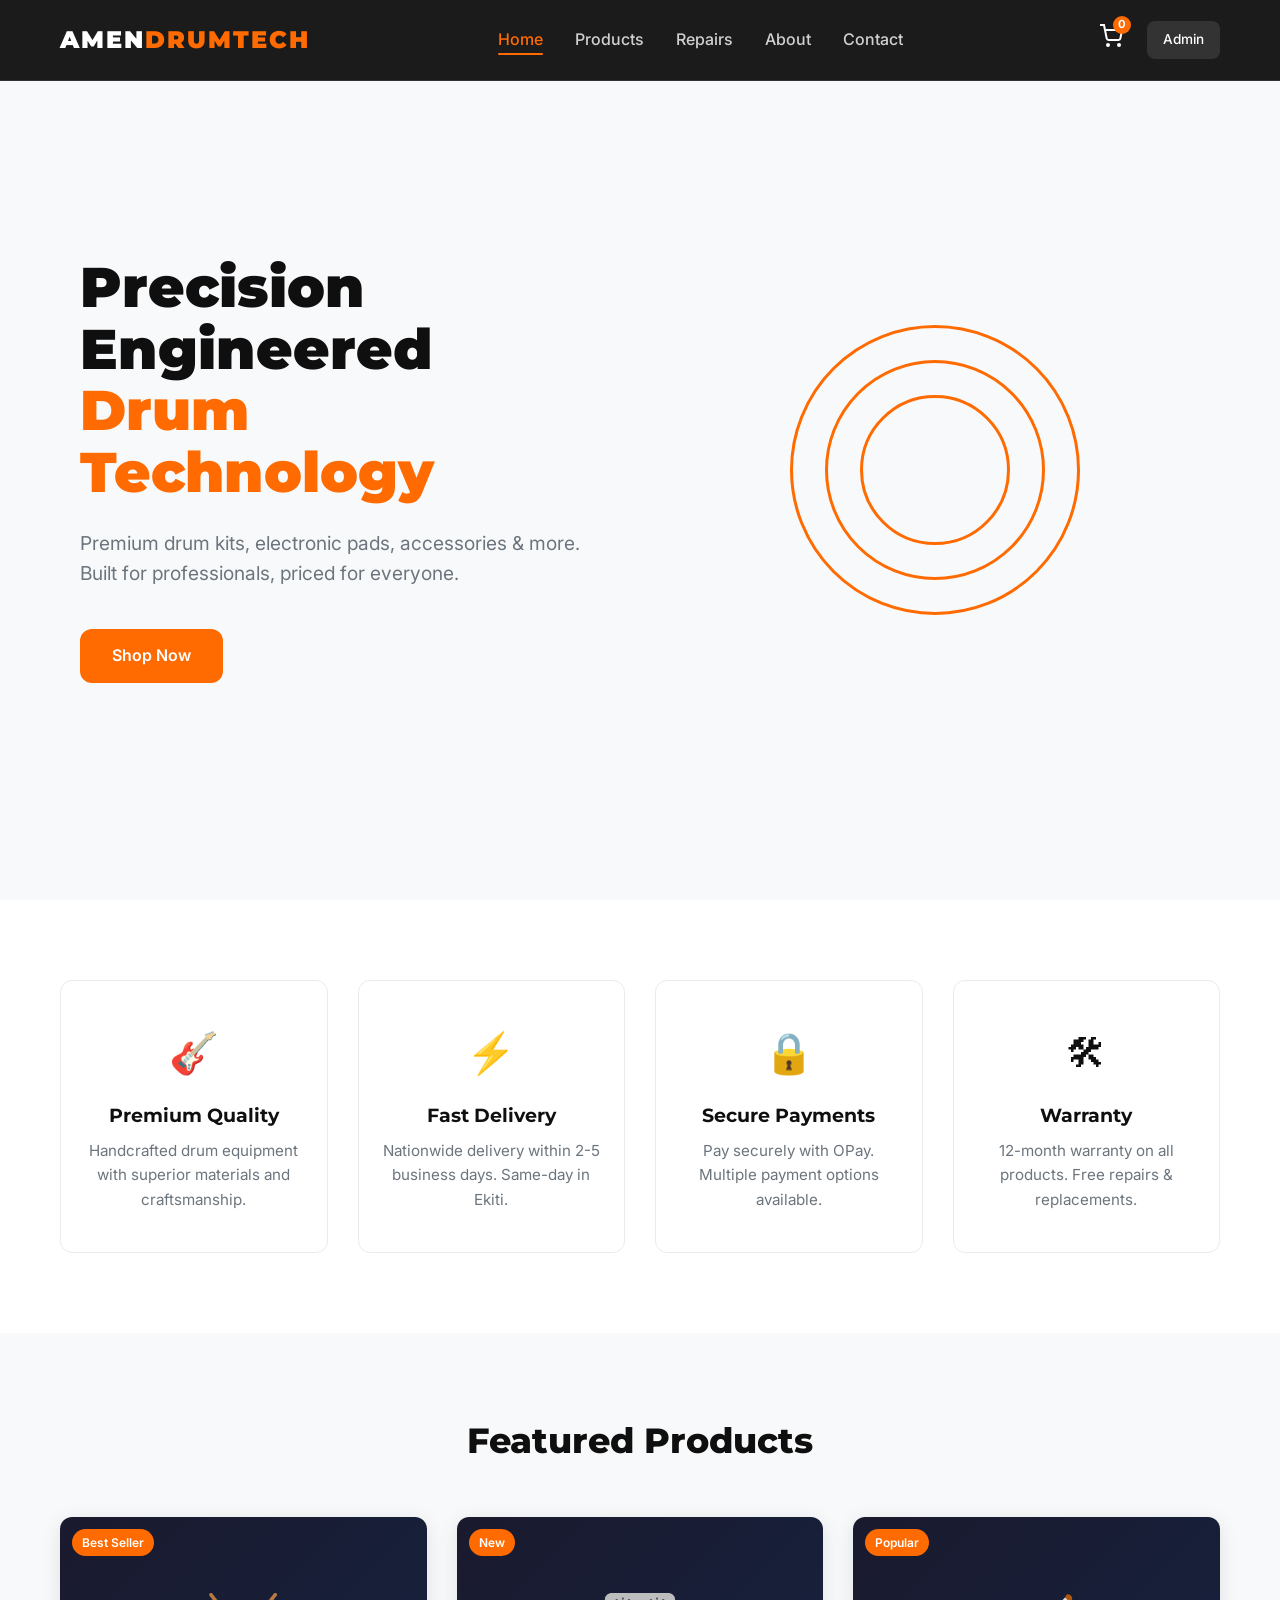
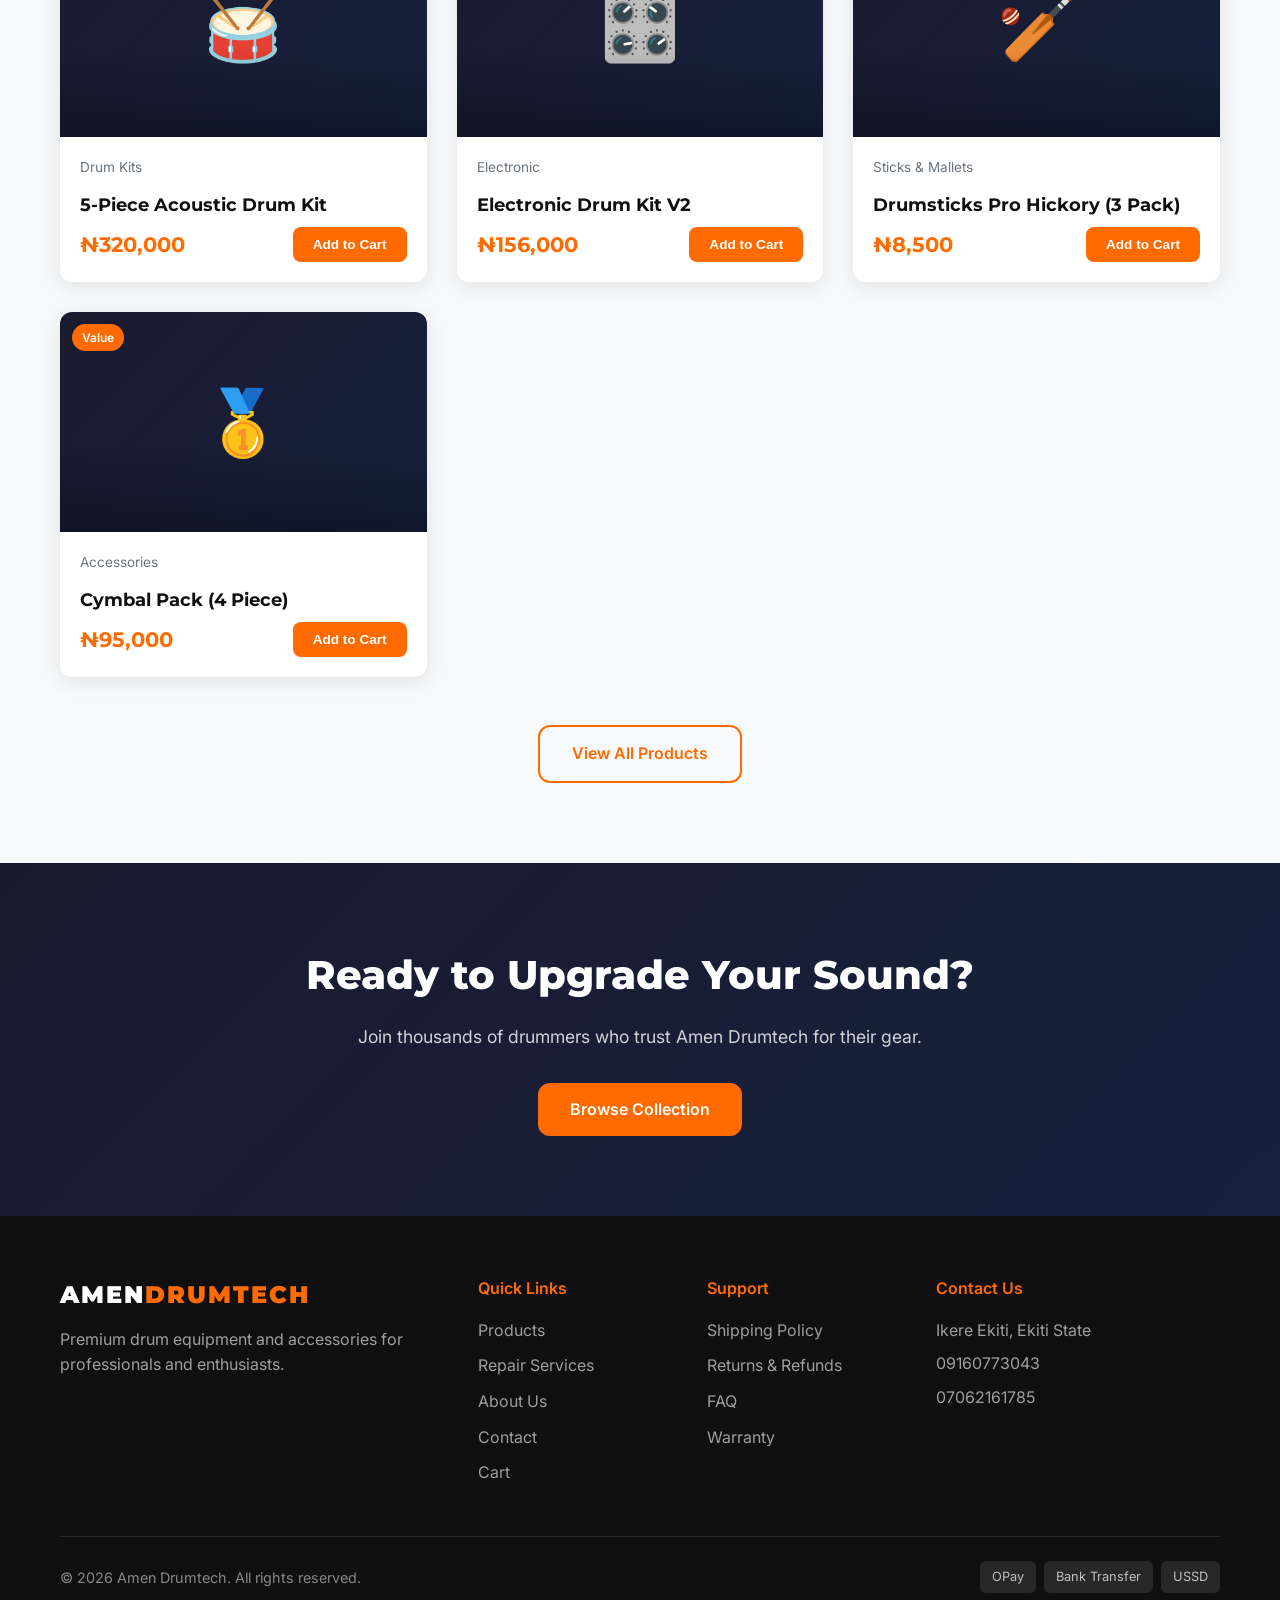
<file: index.html>
<!DOCTYPE html>
<html lang="en">
<head>
    <meta charset="UTF-8">
    <meta name="viewport" content="width=device-width, initial-scale=1.0">
    <title>Amen Drumtech - Premium Drum Equipment & Accessories</title>
    <link rel="stylesheet" href="css/styles.css">
    <link rel="preconnect" href="https://fonts.googleapis.com">
    <link href="https://fonts.googleapis.com/css2?family=Montserrat:wght@400;600;700;900&family=Inter:wght@300;400;500;600&display=swap" rel="stylesheet">
</head>
<body>
    <header class="header">
        <nav class="nav">
            <div class="nav-brand">
                <h1 class="logo">AMEN<span>DRUMTECH</span></h1>
            </div>
            <ul class="nav-links">
                <li><a href="index.html" class="active">Home</a></li>
                <li><a href="products.html">Products</a></li>
                <li><a href="repairs.html">Repairs</a></li>
                <li><a href="about.html">About</a></li>
                <li><a href="contact.html">Contact</a></li>
            </ul>
            <div class="nav-actions">
                <a href="cart.html" class="cart-icon">
                    <svg width="24" height="24" viewBox="0 0 24 24" fill="none" stroke="currentColor" stroke-width="2">
                        <circle cx="9" cy="21" r="1"/><circle cx="20" cy="21" r="1"/>
                        <path d="M1 1h4l2.68 13.39a2 2 0 0 0 2 1.61h9.72a2 2 0 0 0 2-1.61L23 6H6"/>
                    </svg>
                    <span class="cart-count" id="cart-count">0</span>
                </a>
                <a href="admin/dashboard.html" class="btn-admin">Admin</a>
            </div>
            <button class="mobile-toggle" id="mobile-toggle">
                <span></span><span></span><span></span>
            </button>
        </nav>
    </header>

    <section class="hero">
        <div class="hero-content">
            <h2 class="hero-title">Precision Engineered<br><span>Drum Technology</span></h2>
            <p class="hero-subtitle">Premium drum kits, electronic pads, accessories & more. Built for professionals, priced for everyone.</p>
            <a href="products.html" class="btn btn-primary">Shop Now</a>
        </div>
        <div class="hero-visual">
            <div class="drum-animation">
                <div class="drum-circle"></div>
                <div class="drum-circle delay-1"></div>
                <div class="drum-circle delay-2"></div>
            </div>
        </div>
    </section>

    <section class="features">
        <div class="container">
            <div class="feature-grid">
                <div class="feature-card">
                    <div class="feature-icon">&#127928;</div>
                    <h3>Premium Quality</h3>
                    <p>Handcrafted drum equipment with superior materials and craftsmanship.</p>
                </div>
                <div class="feature-card">
                    <div class="feature-icon">&#9889;</div>
                    <h3>Fast Delivery</h3>
                    <p>Nationwide delivery within 2-5 business days. Same-day in Ekiti.</p>
                </div>
                <div class="feature-card">
                    <div class="feature-icon">&#128274;</div>
                    <h3>Secure Payments</h3>
                    <p>Pay securely with OPay. Multiple payment options available.</p>
                </div>
                <div class="feature-card">
                    <div class="feature-icon">&#128736;</div>
                    <h3>Warranty</h3>
                    <p>12-month warranty on all products. Free repairs & replacements.</p>
                </div>
            </div>
        </div>
    </section>

    <section class="featured-products">
        <div class="container">
            <h2 class="section-title">Featured Products</h2>
            <div class="product-grid" id="featured-products">
                <!-- Products loaded via JS -->
            </div>
            <div class="text-center">
                <a href="products.html" class="btn btn-outline">View All Products</a>
            </div>
        </div>
    </section>

    <section class="cta-section">
        <div class="container">
            <h2>Ready to Upgrade Your Sound?</h2>
            <p>Join thousands of drummers who trust Amen Drumtech for their gear.</p>
            <a href="products.html" class="btn btn-primary">Browse Collection</a>
        </div>
    </section>

    <footer class="footer">
        <div class="container">
            <div class="footer-grid">
                <div class="footer-brand">
                    <h3 class="logo">AMEN<span>DRUMTECH</span></h3>
                    <p>Premium drum equipment and accessories for professionals and enthusiasts.</p>
                </div>
                <div class="footer-links">
                    <h4>Quick Links</h4>
                    <ul>
                        <li><a href="products.html">Products</a></li>
                        <li><a href="repairs.html">Repair Services</a></li>
                        <li><a href="about.html">About Us</a></li>
                        <li><a href="contact.html">Contact</a></li>
                        <li><a href="cart.html">Cart</a></li>
                    </ul>
                </div>
                <div class="footer-links">
                    <h4>Support</h4>
                    <ul>
                        <li><a href="#">Shipping Policy</a></li>
                        <li><a href="#">Returns & Refunds</a></li>
                        <li><a href="#">FAQ</a></li>
                        <li><a href="#">Warranty</a></li>
                    </ul>
                </div>
                <div class="footer-contact">
                    <h4>Contact Us</h4>
                    <p>Ikere Ekiti, Ekiti State</p>
                    <p>09160773043</p>
                    <p>07062161785</p>
                </div>
            </div>
            <div class="footer-bottom">
                <p>&copy; 2026 Amen Drumtech. All rights reserved.</p>
                <div class="payment-badges">
                    <span class="badge">OPay</span>
                    <span class="badge">Bank Transfer</span>
                    <span class="badge">USSD</span>
                </div>
            </div>
        </div>
    </footer>

    <script src="js/products-data.js"></script>
    <script src="js/cart.js"></script>
    <script src="js/app.js"></script>
</body>
</html>
</file>
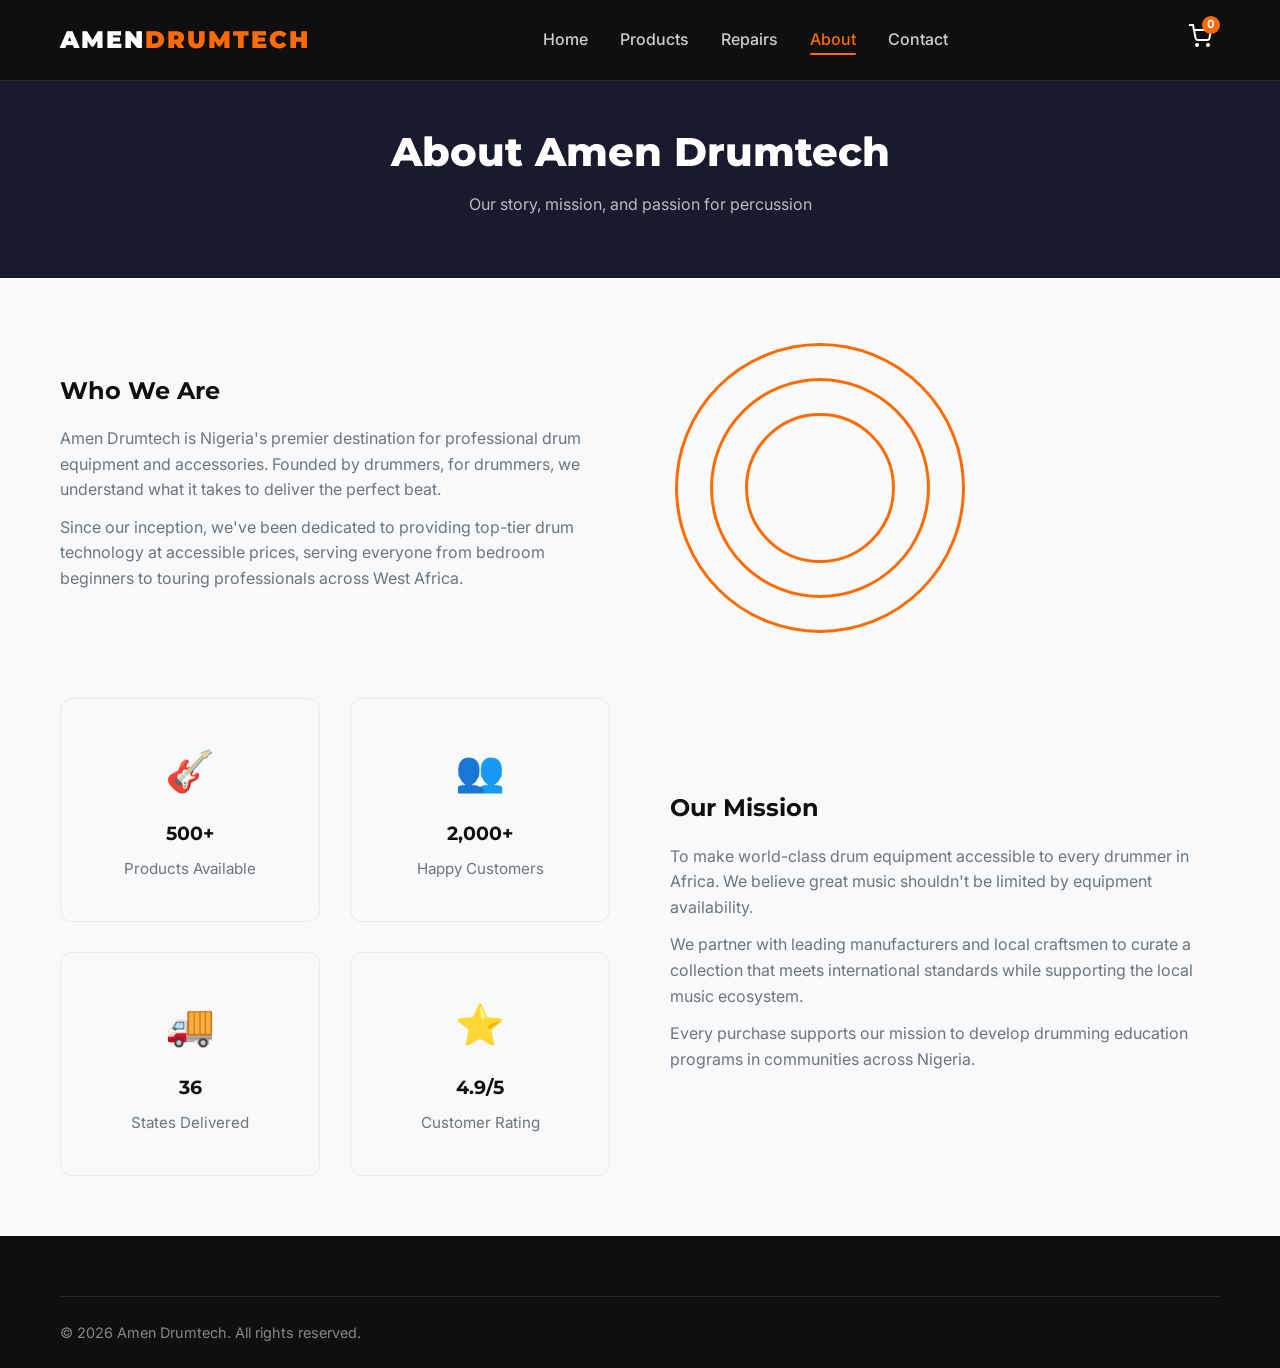
<file: about.html>
<!DOCTYPE html>
<html lang="en">
<head>
    <meta charset="UTF-8">
    <meta name="viewport" content="width=device-width, initial-scale=1.0">
    <title>About - Amen Drumtech</title>
    <link rel="stylesheet" href="css/styles.css">
    <link href="https://fonts.googleapis.com/css2?family=Montserrat:wght@400;600;700;900&family=Inter:wght@300;400;500;600&display=swap" rel="stylesheet">
</head>
<body>
    <header class="header">
        <nav class="nav">
            <div class="nav-brand">
                <h1 class="logo"><a href="index.html">AMEN<span>DRUMTECH</span></a></h1>
            </div>
            <ul class="nav-links">
                <li><a href="index.html">Home</a></li>
                <li><a href="products.html">Products</a></li>
                <li><a href="repairs.html">Repairs</a></li>
                <li><a href="about.html" class="active">About</a></li>
                <li><a href="contact.html">Contact</a></li>
            </ul>
            <div class="nav-actions">
                <a href="cart.html" class="cart-icon">
                    <svg width="24" height="24" viewBox="0 0 24 24" fill="none" stroke="currentColor" stroke-width="2">
                        <circle cx="9" cy="21" r="1"/><circle cx="20" cy="21" r="1"/>
                        <path d="M1 1h4l2.68 13.39a2 2 0 0 0 2 1.61h9.72a2 2 0 0 0 2-1.61L23 6H6"/>
                    </svg>
                    <span class="cart-count" id="cart-count">0</span>
                </a>
            </div>
            <button class="mobile-toggle" id="mobile-toggle">
                <span></span><span></span><span></span>
            </button>
        </nav>
    </header>

    <section class="page-header">
        <h2>About Amen Drumtech</h2>
        <p>Our story, mission, and passion for percussion</p>
    </section>

    <section class="about-section">
        <div class="container">
            <div class="about-grid">
                <div class="about-text">
                    <h3>Who We Are</h3>
                    <p>Amen Drumtech is Nigeria's premier destination for professional drum equipment and accessories. Founded by drummers, for drummers, we understand what it takes to deliver the perfect beat.</p>
                    <p>Since our inception, we've been dedicated to providing top-tier drum technology at accessible prices, serving everyone from bedroom beginners to touring professionals across West Africa.</p>
                </div>
                <div class="about-visual">
                    <div class="drum-animation">
                        <div class="drum-circle"></div>
                        <div class="drum-circle delay-1"></div>
                        <div class="drum-circle delay-2"></div>
                    </div>
                </div>
            </div>

            <div class="about-grid" style="margin-top: 60px;">
                <div class="about-visual">
                    <div class="feature-grid" style="grid-template-columns: 1fr 1fr;">
                        <div class="feature-card">
                            <div class="feature-icon">&#127928;</div>
                            <h3>500+</h3>
                            <p>Products Available</p>
                        </div>
                        <div class="feature-card">
                            <div class="feature-icon">&#128101;</div>
                            <h3>2,000+</h3>
                            <p>Happy Customers</p>
                        </div>
                        <div class="feature-card">
                            <div class="feature-icon">&#128666;</div>
                            <h3>36</h3>
                            <p>States Delivered</p>
                        </div>
                        <div class="feature-card">
                            <div class="feature-icon">&#11088;</div>
                            <h3>4.9/5</h3>
                            <p>Customer Rating</p>
                        </div>
                    </div>
                </div>
                <div class="about-text">
                    <h3>Our Mission</h3>
                    <p>To make world-class drum equipment accessible to every drummer in Africa. We believe great music shouldn't be limited by equipment availability.</p>
                    <p>We partner with leading manufacturers and local craftsmen to curate a collection that meets international standards while supporting the local music ecosystem.</p>
                    <p>Every purchase supports our mission to develop drumming education programs in communities across Nigeria.</p>
                </div>
            </div>
        </div>
    </section>

    <footer class="footer">
        <div class="container">
            <div class="footer-bottom">
                <p>&copy; 2026 Amen Drumtech. All rights reserved.</p>
            </div>
        </div>
    </footer>

    <script src="js/products-data.js"></script>
    <script src="js/cart.js"></script>
    <script src="js/app.js"></script>
</body>
</html>
</file>
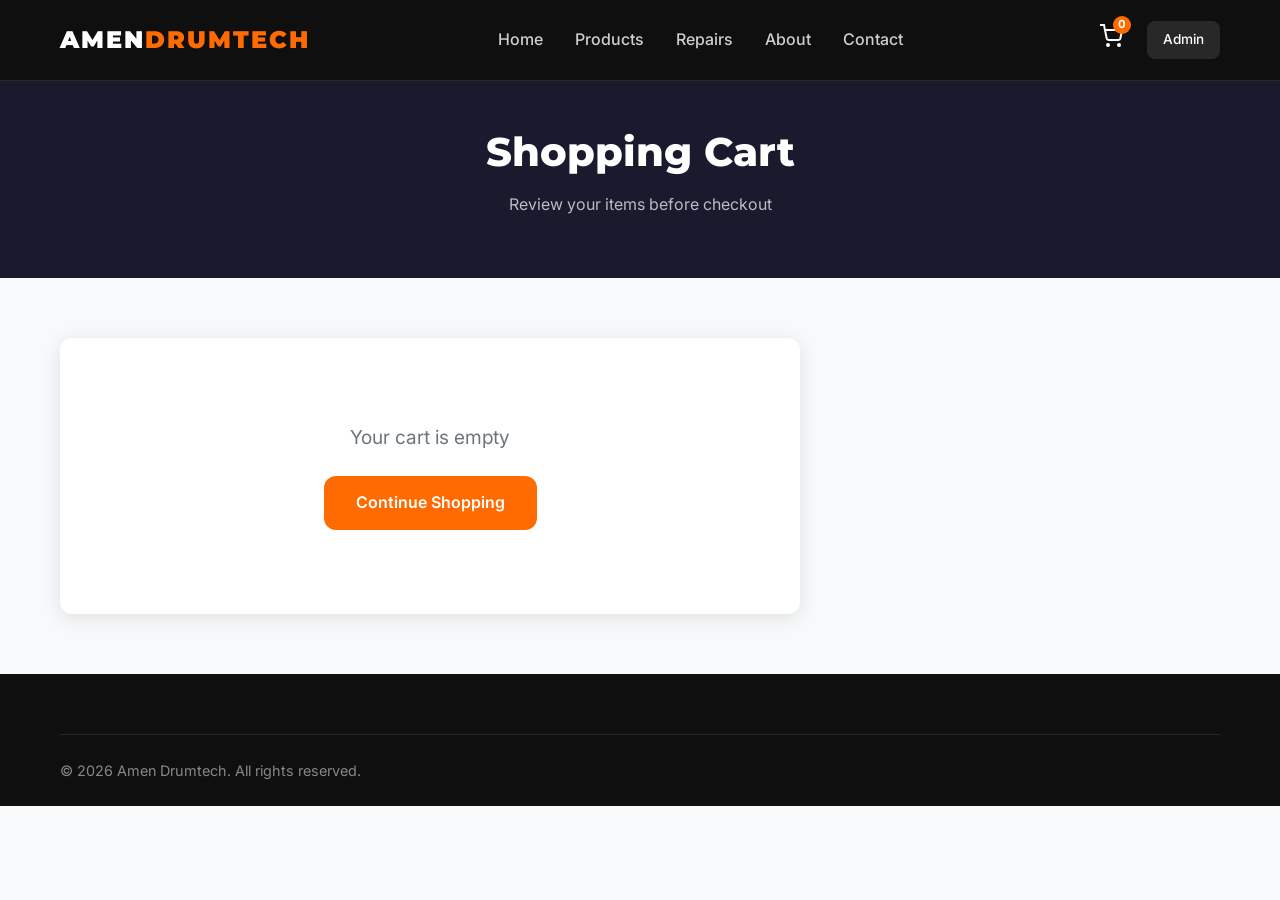
<file: cart.html>
<!DOCTYPE html>
<html lang="en">
<head>
    <meta charset="UTF-8">
    <meta name="viewport" content="width=device-width, initial-scale=1.0">
    <title>Cart - Amen Drumtech</title>
    <link rel="stylesheet" href="css/styles.css">
    <link href="https://fonts.googleapis.com/css2?family=Montserrat:wght@400;600;700;900&family=Inter:wght@300;400;500;600&display=swap" rel="stylesheet">
</head>
<body>
    <header class="header">
        <nav class="nav">
            <div class="nav-brand">
                <h1 class="logo"><a href="index.html">AMEN<span>DRUMTECH</span></a></h1>
            </div>
            <ul class="nav-links">
                <li><a href="index.html">Home</a></li>
                <li><a href="products.html">Products</a></li>
                <li><a href="repairs.html">Repairs</a></li>
                <li><a href="about.html">About</a></li>
                <li><a href="contact.html">Contact</a></li>
            </ul>
            <div class="nav-actions">
                <a href="cart.html" class="cart-icon active">
                    <svg width="24" height="24" viewBox="0 0 24 24" fill="none" stroke="currentColor" stroke-width="2">
                        <circle cx="9" cy="21" r="1"/><circle cx="20" cy="21" r="1"/>
                        <path d="M1 1h4l2.68 13.39a2 2 0 0 0 2 1.61h9.72a2 2 0 0 0 2-1.61L23 6H6"/>
                    </svg>
                    <span class="cart-count" id="cart-count">0</span>
                </a>
                <a href="admin/dashboard.html" class="btn-admin">Admin</a>
            </div>
            <button class="mobile-toggle" id="mobile-toggle">
                <span></span><span></span><span></span>
            </button>
        </nav>
    </header>

    <section class="page-header">
        <h2>Shopping Cart</h2>
        <p>Review your items before checkout</p>
    </section>

    <section class="cart-section">
        <div class="container">
            <div class="cart-layout">
                <div class="cart-items" id="cart-items">
                    <div class="empty-cart" id="empty-cart">
                        <p>Your cart is empty</p>
                        <a href="products.html" class="btn btn-primary">Continue Shopping</a>
                    </div>
                </div>
                <div class="cart-summary" id="cart-summary" style="display:none;">
                    <h3>Order Summary</h3>
                    <div class="summary-row">
                        <span>Subtotal</span>
                        <span id="subtotal">&#8358;0</span>
                    </div>
                    <div class="summary-row">
                        <span>Delivery</span>
                        <span id="delivery">&#8358;2,500</span>
                    </div>
                    <div class="summary-row total">
                        <span>Total</span>
                        <span id="total">&#8358;0</span>
                    </div>
                    <button class="btn btn-primary btn-full" id="checkout-btn">
                        Pay with OPay
                    </button>
                    <p class="secure-text">Secured by OPay Payment Gateway</p>
                </div>
            </div>
        </div>
    </section>

    <!-- OPay Payment Modal -->
    <div class="modal-overlay" id="payment-modal" style="display:none;">
        <div class="modal">
            <div class="modal-header">
                <h3>OPay Checkout</h3>
                <button class="modal-close" id="close-modal">&times;</button>
            </div>
            <div class="modal-body">
                <div class="payment-form">
                    <div class="form-group">
                        <label>Full Name</label>
                        <input type="text" id="pay-name" placeholder="Enter your full name" required>
                    </div>
                    <div class="form-group">
                        <label>Email Address</label>
                        <input type="email" id="pay-email" placeholder="you@example.com" required>
                    </div>
                    <div class="form-group">
                        <label>Phone Number</label>
                        <input type="tel" id="pay-phone" placeholder="+234 800 000 0000" required>
                    </div>
                    <div class="form-group">
                        <label>Delivery Address</label>
                        <textarea id="pay-address" placeholder="Enter delivery address" required></textarea>
                    </div>
                    <div class="payment-total">
                        <span>Total:</span>
                        <span id="modal-total">&#8358;0</span>
                    </div>
                    <button class="btn btn-primary btn-full" id="process-payment">
                        Pay Now with OPay
                    </button>
                    <div class="payment-destination">
                        <p style="font-size:0.8rem; color:#666; margin-top:8px;">Payment to: <strong>Daniel Oluwasegun Afolabi</strong> (9160773043)</p>
                    </div>
                    <div class="payment-methods">
                        <span>OPay</span> | <span>Bank Transfer</span> | <span>USSD</span> | <span>Card</span>
                    </div>
                </div>
                <div class="payment-processing" id="payment-processing" style="display:none;">
                    <div class="spinner"></div>
                    <p>Processing your payment via OPay...</p>
                </div>
                <div class="payment-success" id="payment-success" style="display:none;">
                    <div class="success-icon">&#10004;</div>
                    <h3>Payment Successful!</h3>
                    <p>Your order has been confirmed. You'll receive a confirmation email shortly.</p>
                    <p class="order-ref">Order Ref: <span id="order-ref"></span></p>
                    <a href="index.html" class="btn btn-primary">Continue Shopping</a>
                </div>
            </div>
        </div>
    </div>

    <footer class="footer">
        <div class="container">
            <div class="footer-bottom">
                <p>&copy; 2026 Amen Drumtech. All rights reserved.</p>
            </div>
        </div>
    </footer>

    <script src="js/products-data.js"></script>
    <script src="js/cart.js"></script>
    <script src="js/opay.js"></script>
    <script src="js/app.js"></script>
</body>
</html>
</file>
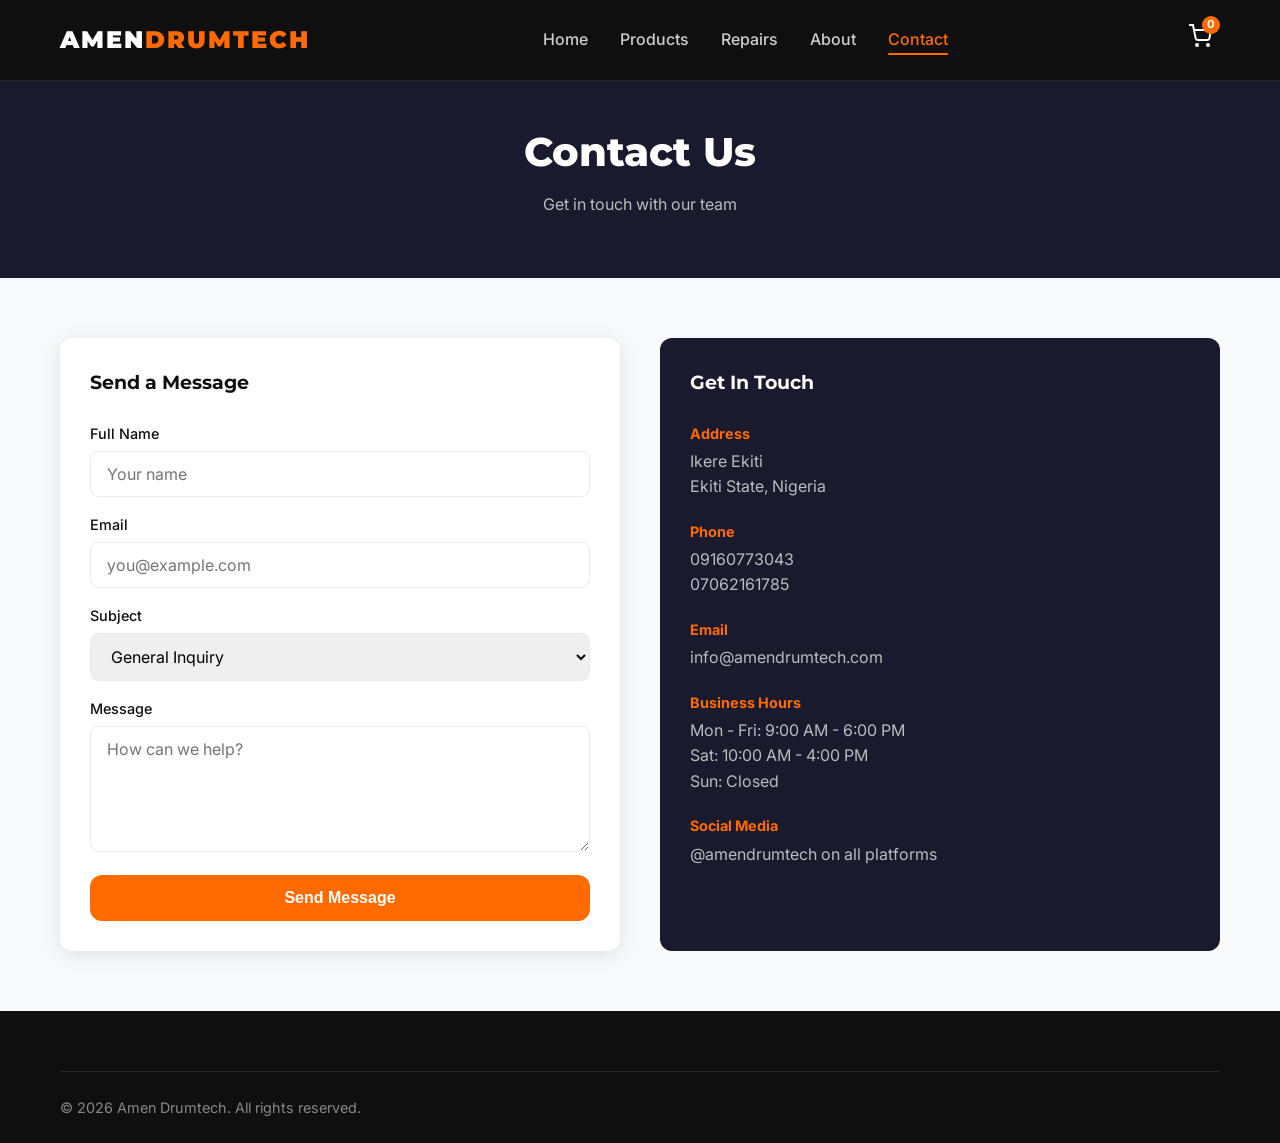
<file: contact.html>
<!DOCTYPE html>
<html lang="en">
<head>
    <meta charset="UTF-8">
    <meta name="viewport" content="width=device-width, initial-scale=1.0">
    <title>Contact - Amen Drumtech</title>
    <link rel="stylesheet" href="css/styles.css">
    <link href="https://fonts.googleapis.com/css2?family=Montserrat:wght@400;600;700;900&family=Inter:wght@300;400;500;600&display=swap" rel="stylesheet">
</head>
<body>
    <header class="header">
        <nav class="nav">
            <div class="nav-brand">
                <h1 class="logo"><a href="index.html">AMEN<span>DRUMTECH</span></a></h1>
            </div>
            <ul class="nav-links">
                <li><a href="index.html">Home</a></li>
                <li><a href="products.html">Products</a></li>
                <li><a href="repairs.html">Repairs</a></li>
                <li><a href="about.html">About</a></li>
                <li><a href="contact.html" class="active">Contact</a></li>
            </ul>
            <div class="nav-actions">
                <a href="cart.html" class="cart-icon">
                    <svg width="24" height="24" viewBox="0 0 24 24" fill="none" stroke="currentColor" stroke-width="2">
                        <circle cx="9" cy="21" r="1"/><circle cx="20" cy="21" r="1"/>
                        <path d="M1 1h4l2.68 13.39a2 2 0 0 0 2 1.61h9.72a2 2 0 0 0 2-1.61L23 6H6"/>
                    </svg>
                    <span class="cart-count" id="cart-count">0</span>
                </a>
            </div>
            <button class="mobile-toggle" id="mobile-toggle">
                <span></span><span></span><span></span>
            </button>
        </nav>
    </header>

    <section class="page-header">
        <h2>Contact Us</h2>
        <p>Get in touch with our team</p>
    </section>

    <section class="contact-section">
        <div class="container">
            <div class="contact-grid">
                <div class="contact-form">
                    <h3 style="font-family:'Montserrat',sans-serif; font-weight:700; margin-bottom:24px;">Send a Message</h3>
                    <form id="contact-form">
                        <div class="form-group">
                            <label>Full Name</label>
                            <input type="text" placeholder="Your name" required>
                        </div>
                        <div class="form-group">
                            <label>Email</label>
                            <input type="email" placeholder="you@example.com" required>
                        </div>
                        <div class="form-group">
                            <label>Subject</label>
                            <select>
                                <option>General Inquiry</option>
                                <option>Product Question</option>
                                <option>Order Support</option>
                                <option>Partnership</option>
                                <option>Warranty Claim</option>
                            </select>
                        </div>
                        <div class="form-group">
                            <label>Message</label>
                            <textarea placeholder="How can we help?" rows="5" required></textarea>
                        </div>
                        <button type="submit" class="btn btn-primary btn-full">Send Message</button>
                    </form>
                </div>
                <div class="contact-info-card">
                    <h3>Get In Touch</h3>
                    <div class="contact-info-item">
                        <h4>Address</h4>
                        <p>Ikere Ekiti<br>Ekiti State, Nigeria</p>
                    </div>
                    <div class="contact-info-item">
                        <h4>Phone</h4>
                        <p>09160773043<br>07062161785</p>
                    </div>
                    <div class="contact-info-item">
                        <h4>Email</h4>
                        <p>info@amendrumtech.com</p>
                    </div>
                    <div class="contact-info-item">
                        <h4>Business Hours</h4>
                        <p>Mon - Fri: 9:00 AM - 6:00 PM<br>Sat: 10:00 AM - 4:00 PM<br>Sun: Closed</p>
                    </div>
                    <div class="contact-info-item">
                        <h4>Social Media</h4>
                        <p>@amendrumtech on all platforms</p>
                    </div>
                </div>
            </div>
        </div>
    </section>

    <footer class="footer">
        <div class="container">
            <div class="footer-bottom">
                <p>&copy; 2026 Amen Drumtech. All rights reserved.</p>
            </div>
        </div>
    </footer>

    <script src="js/products-data.js"></script>
    <script src="js/cart.js"></script>
    <script src="js/app.js"></script>
    <script>
        document.getElementById('contact-form').addEventListener('submit', function(e) {
            e.preventDefault();
            alert('Message sent! We\'ll get back to you within 24 hours.');
            this.reset();
        });
    </script>
</body>
</html>
</file>
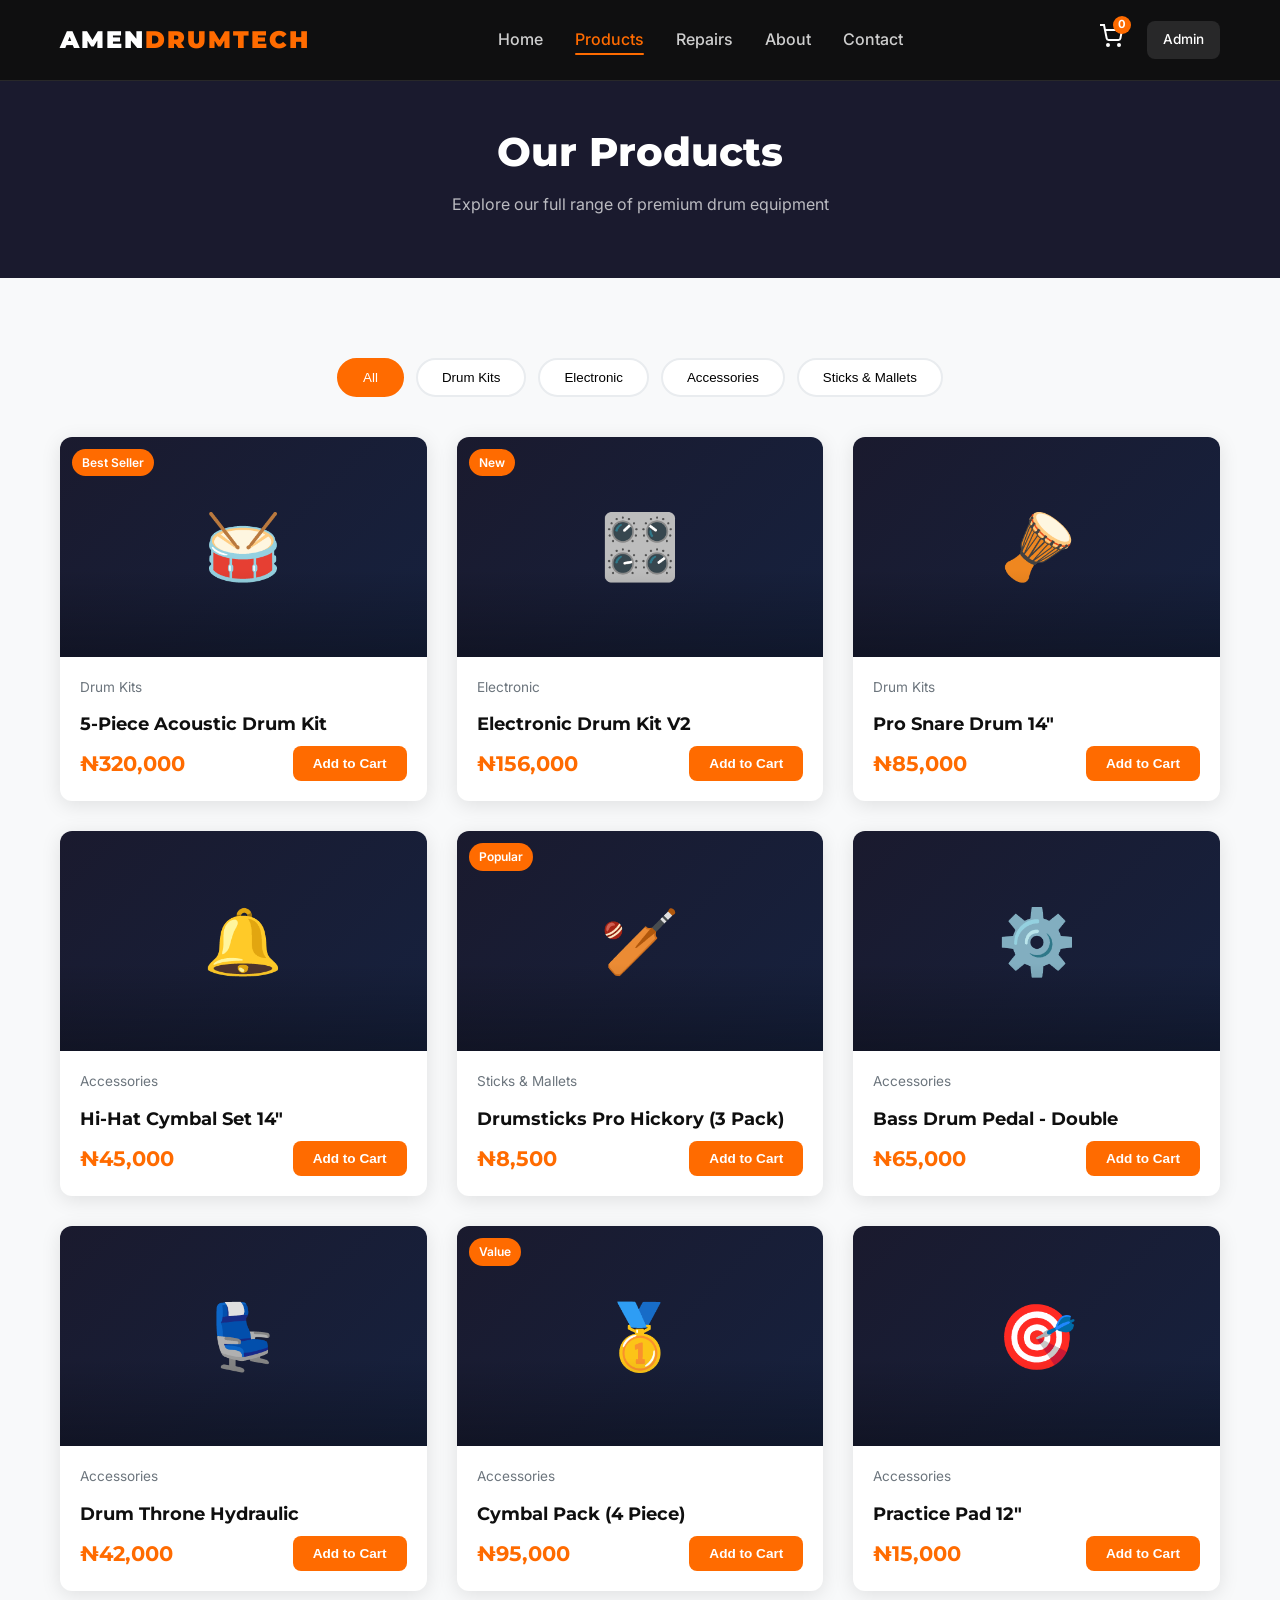
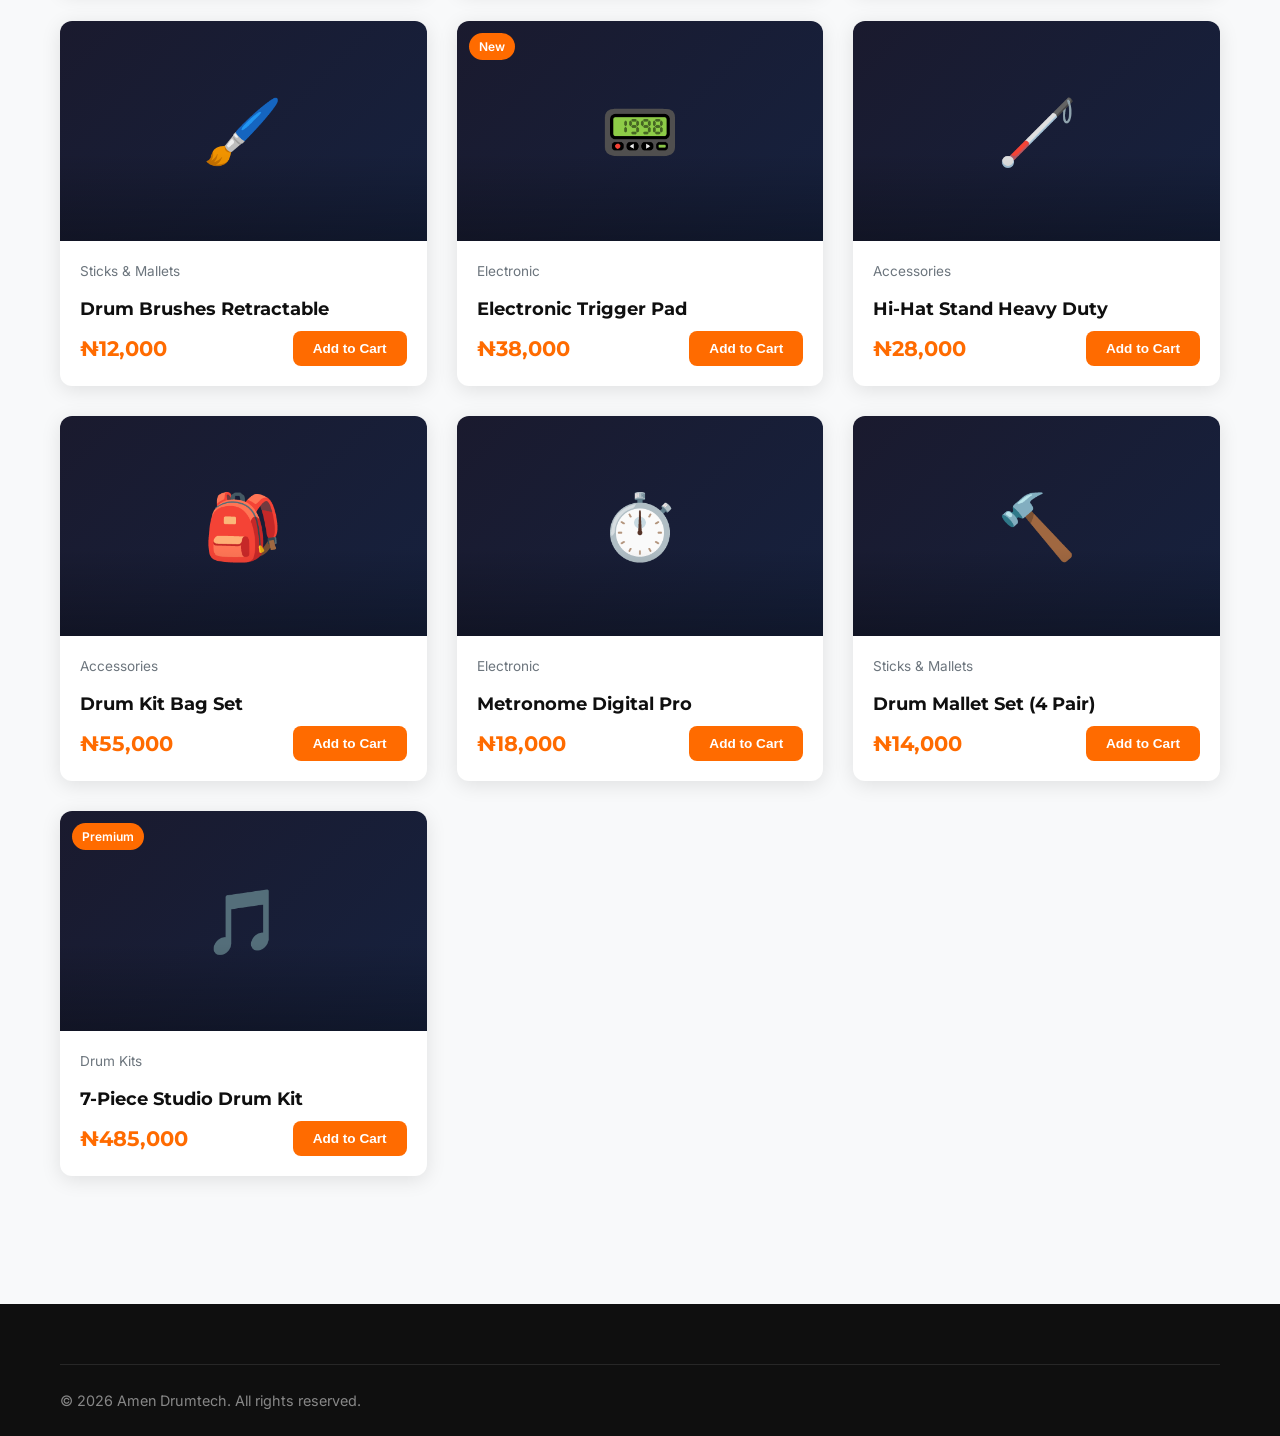
<file: products.html>
<!DOCTYPE html>
<html lang="en">
<head>
    <meta charset="UTF-8">
    <meta name="viewport" content="width=device-width, initial-scale=1.0">
    <title>Products - Amen Drumtech</title>
    <link rel="stylesheet" href="css/styles.css">
    <link href="https://fonts.googleapis.com/css2?family=Montserrat:wght@400;600;700;900&family=Inter:wght@300;400;500;600&display=swap" rel="stylesheet">
</head>
<body>
    <header class="header">
        <nav class="nav">
            <div class="nav-brand">
                <h1 class="logo"><a href="index.html">AMEN<span>DRUMTECH</span></a></h1>
            </div>
            <ul class="nav-links">
                <li><a href="index.html">Home</a></li>
                <li><a href="products.html" class="active">Products</a></li>
                <li><a href="repairs.html">Repairs</a></li>
                <li><a href="about.html">About</a></li>
                <li><a href="contact.html">Contact</a></li>
            </ul>
            <div class="nav-actions">
                <a href="cart.html" class="cart-icon">
                    <svg width="24" height="24" viewBox="0 0 24 24" fill="none" stroke="currentColor" stroke-width="2">
                        <circle cx="9" cy="21" r="1"/><circle cx="20" cy="21" r="1"/>
                        <path d="M1 1h4l2.68 13.39a2 2 0 0 0 2 1.61h9.72a2 2 0 0 0 2-1.61L23 6H6"/>
                    </svg>
                    <span class="cart-count" id="cart-count">0</span>
                </a>
                <a href="admin/dashboard.html" class="btn-admin">Admin</a>
            </div>
            <button class="mobile-toggle" id="mobile-toggle">
                <span></span><span></span><span></span>
            </button>
        </nav>
    </header>

    <section class="page-header">
        <h2>Our Products</h2>
        <p>Explore our full range of premium drum equipment</p>
    </section>

    <section class="products-section">
        <div class="container">
            <div class="products-filter">
                <button class="filter-btn active" data-category="all">All</button>
                <button class="filter-btn" data-category="kits">Drum Kits</button>
                <button class="filter-btn" data-category="electronic">Electronic</button>
                <button class="filter-btn" data-category="accessories">Accessories</button>
                <button class="filter-btn" data-category="sticks">Sticks & Mallets</button>
            </div>
            <div class="product-grid" id="all-products">
                <!-- Products loaded via JS -->
            </div>
        </div>
    </section>

    <footer class="footer">
        <div class="container">
            <div class="footer-bottom">
                <p>&copy; 2026 Amen Drumtech. All rights reserved.</p>
            </div>
        </div>
    </footer>

    <script src="js/products-data.js"></script>
    <script src="js/cart.js"></script>
    <script src="js/app.js"></script>
</body>
</html>
</file>
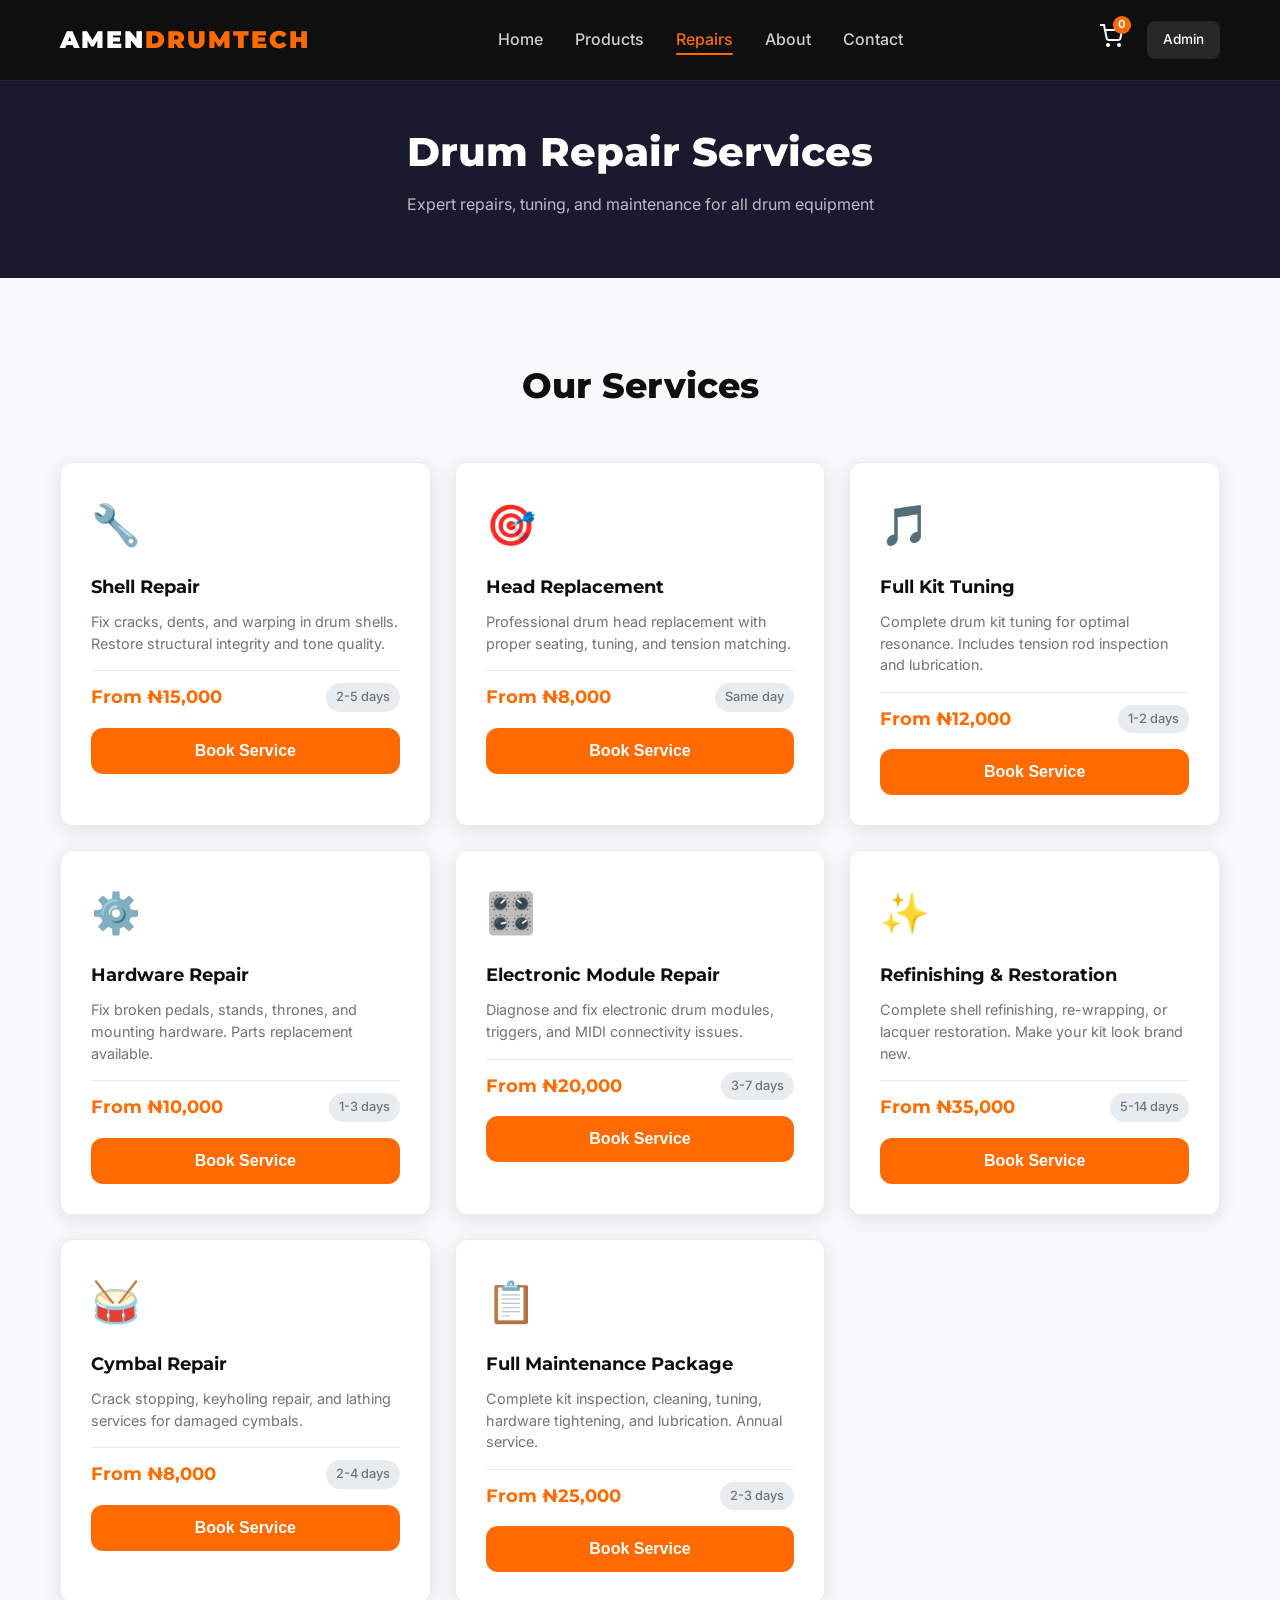
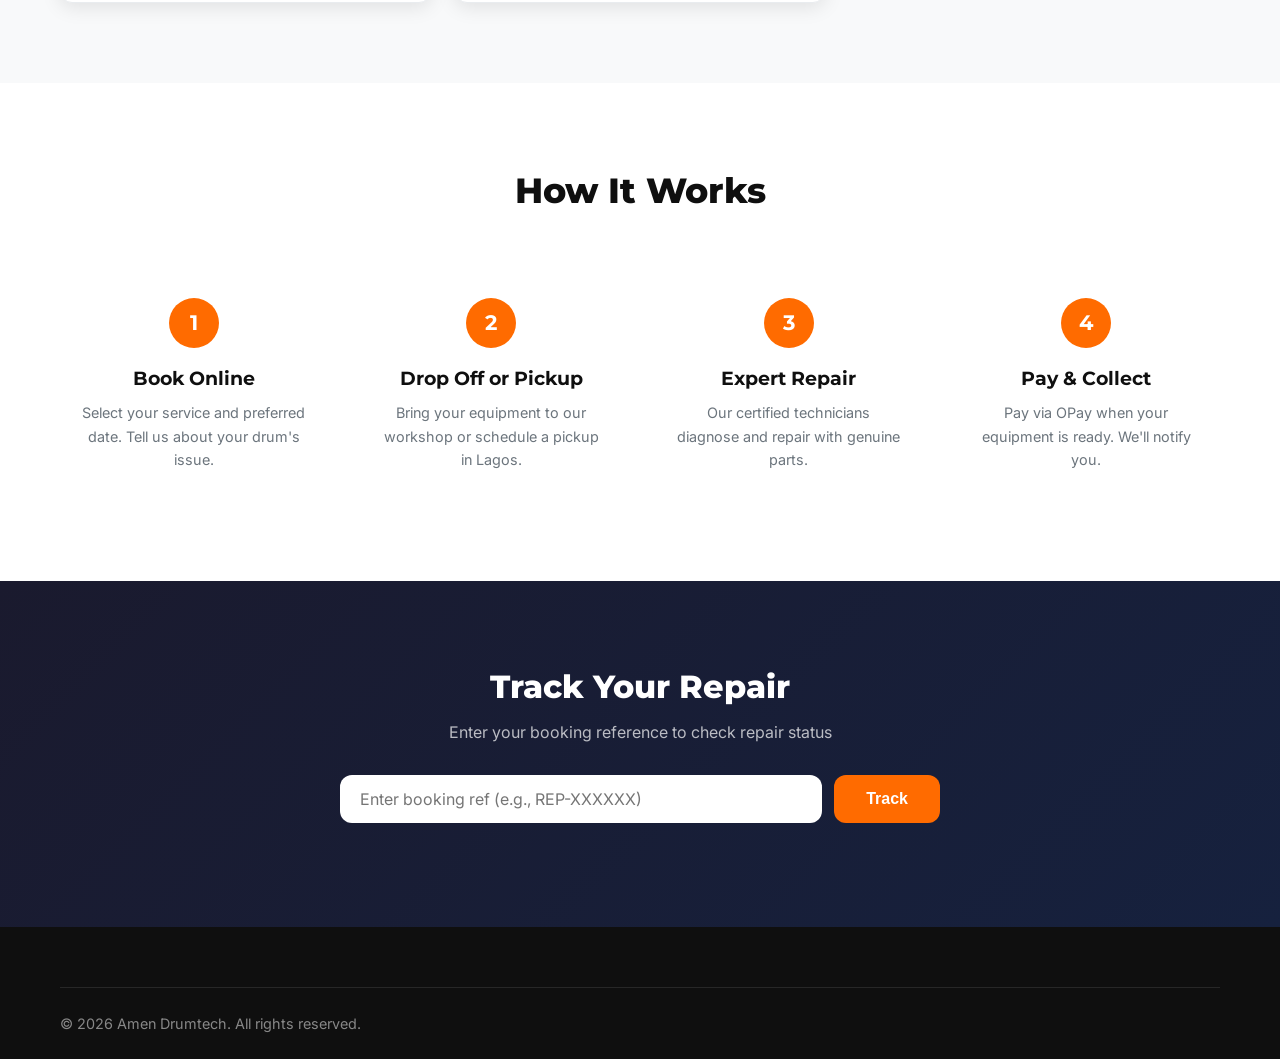
<file: repairs.html>
<!DOCTYPE html>
<html lang="en">
<head>
    <meta charset="UTF-8">
    <meta name="viewport" content="width=device-width, initial-scale=1.0">
    <title>Repair Services - Amen Drumtech</title>
    <link rel="stylesheet" href="css/styles.css">
    <link href="https://fonts.googleapis.com/css2?family=Montserrat:wght@400;600;700;900&family=Inter:wght@300;400;500;600&display=swap" rel="stylesheet">
</head>
<body>
    <header class="header">
        <nav class="nav">
            <div class="nav-brand">
                <h1 class="logo"><a href="index.html">AMEN<span>DRUMTECH</span></a></h1>
            </div>
            <ul class="nav-links">
                <li><a href="index.html">Home</a></li>
                <li><a href="products.html">Products</a></li>
                <li><a href="repairs.html" class="active">Repairs</a></li>
                <li><a href="about.html">About</a></li>
                <li><a href="contact.html">Contact</a></li>
            </ul>
            <div class="nav-actions">
                <a href="cart.html" class="cart-icon">
                    <svg width="24" height="24" viewBox="0 0 24 24" fill="none" stroke="currentColor" stroke-width="2">
                        <circle cx="9" cy="21" r="1"/><circle cx="20" cy="21" r="1"/>
                        <path d="M1 1h4l2.68 13.39a2 2 0 0 0 2 1.61h9.72a2 2 0 0 0 2-1.61L23 6H6"/>
                    </svg>
                    <span class="cart-count" id="cart-count">0</span>
                </a>
                <a href="admin/dashboard.html" class="btn-admin">Admin</a>
            </div>
            <button class="mobile-toggle" id="mobile-toggle">
                <span></span><span></span><span></span>
            </button>
        </nav>
    </header>

    <section class="page-header">
        <h2>Drum Repair Services</h2>
        <p>Expert repairs, tuning, and maintenance for all drum equipment</p>
    </section>

    <!-- Services Grid -->
    <section class="repair-services">
        <div class="container">
            <h2 class="section-title">Our Services</h2>
            <div class="services-grid">
                <div class="service-card">
                    <div class="service-icon">🔧</div>
                    <h3>Shell Repair</h3>
                    <p>Fix cracks, dents, and warping in drum shells. Restore structural integrity and tone quality.</p>
                    <div class="service-price">
                        <span class="price">From ₦15,000</span>
                        <span class="service-time">2-5 days</span>
                    </div>
                    <button class="btn btn-primary btn-full book-service" data-service="Shell Repair" data-price="15000">Book Service</button>
                </div>
                <div class="service-card">
                    <div class="service-icon">🎯</div>
                    <h3>Head Replacement</h3>
                    <p>Professional drum head replacement with proper seating, tuning, and tension matching.</p>
                    <div class="service-price">
                        <span class="price">From ₦8,000</span>
                        <span class="service-time">Same day</span>
                    </div>
                    <button class="btn btn-primary btn-full book-service" data-service="Head Replacement" data-price="8000">Book Service</button>
                </div>
                <div class="service-card">
                    <div class="service-icon">🎵</div>
                    <h3>Full Kit Tuning</h3>
                    <p>Complete drum kit tuning for optimal resonance. Includes tension rod inspection and lubrication.</p>
                    <div class="service-price">
                        <span class="price">From ₦12,000</span>
                        <span class="service-time">1-2 days</span>
                    </div>
                    <button class="btn btn-primary btn-full book-service" data-service="Full Kit Tuning" data-price="12000">Book Service</button>
                </div>
                <div class="service-card">
                    <div class="service-icon">⚙️</div>
                    <h3>Hardware Repair</h3>
                    <p>Fix broken pedals, stands, thrones, and mounting hardware. Parts replacement available.</p>
                    <div class="service-price">
                        <span class="price">From ₦10,000</span>
                        <span class="service-time">1-3 days</span>
                    </div>
                    <button class="btn btn-primary btn-full book-service" data-service="Hardware Repair" data-price="10000">Book Service</button>
                </div>
                <div class="service-card">
                    <div class="service-icon">🎛️</div>
                    <h3>Electronic Module Repair</h3>
                    <p>Diagnose and fix electronic drum modules, triggers, and MIDI connectivity issues.</p>
                    <div class="service-price">
                        <span class="price">From ₦20,000</span>
                        <span class="service-time">3-7 days</span>
                    </div>
                    <button class="btn btn-primary btn-full book-service" data-service="Electronic Module Repair" data-price="20000">Book Service</button>
                </div>
                <div class="service-card">
                    <div class="service-icon">✨</div>
                    <h3>Refinishing & Restoration</h3>
                    <p>Complete shell refinishing, re-wrapping, or lacquer restoration. Make your kit look brand new.</p>
                    <div class="service-price">
                        <span class="price">From ₦35,000</span>
                        <span class="service-time">5-14 days</span>
                    </div>
                    <button class="btn btn-primary btn-full book-service" data-service="Refinishing & Restoration" data-price="35000">Book Service</button>
                </div>
                <div class="service-card">
                    <div class="service-icon">🥁</div>
                    <h3>Cymbal Repair</h3>
                    <p>Crack stopping, keyholing repair, and lathing services for damaged cymbals.</p>
                    <div class="service-price">
                        <span class="price">From ₦8,000</span>
                        <span class="service-time">2-4 days</span>
                    </div>
                    <button class="btn btn-primary btn-full book-service" data-service="Cymbal Repair" data-price="8000">Book Service</button>
                </div>
                <div class="service-card">
                    <div class="service-icon">📋</div>
                    <h3>Full Maintenance Package</h3>
                    <p>Complete kit inspection, cleaning, tuning, hardware tightening, and lubrication. Annual service.</p>
                    <div class="service-price">
                        <span class="price">From ₦25,000</span>
                        <span class="service-time">2-3 days</span>
                    </div>
                    <button class="btn btn-primary btn-full book-service" data-service="Full Maintenance Package" data-price="25000">Book Service</button>
                </div>
            </div>
        </div>
    </section>

    <!-- How It Works -->
    <section class="repair-process">
        <div class="container">
            <h2 class="section-title">How It Works</h2>
            <div class="process-grid">
                <div class="process-step">
                    <div class="step-number">1</div>
                    <h3>Book Online</h3>
                    <p>Select your service and preferred date. Tell us about your drum's issue.</p>
                </div>
                <div class="process-step">
                    <div class="step-number">2</div>
                    <h3>Drop Off or Pickup</h3>
                    <p>Bring your equipment to our workshop or schedule a pickup in Lagos.</p>
                </div>
                <div class="process-step">
                    <div class="step-number">3</div>
                    <h3>Expert Repair</h3>
                    <p>Our certified technicians diagnose and repair with genuine parts.</p>
                </div>
                <div class="process-step">
                    <div class="step-number">4</div>
                    <h3>Pay & Collect</h3>
                    <p>Pay via OPay when your equipment is ready. We'll notify you.</p>
                </div>
            </div>
        </div>
    </section>

    <!-- Repair Tracking -->
    <section class="repair-tracking">
        <div class="container">
            <div class="tracking-card">
                <h2>Track Your Repair</h2>
                <p>Enter your booking reference to check repair status</p>
                <div class="tracking-form">
                    <input type="text" id="tracking-input" placeholder="Enter booking ref (e.g., REP-XXXXXX)">
                    <button class="btn btn-primary" id="track-btn">Track</button>
                </div>
                <div class="tracking-result" id="tracking-result" style="display:none;">
                    <div class="tracking-status">
                        <span class="status-dot"></span>
                        <span id="track-status-text"></span>
                    </div>
                    <div class="tracking-details" id="track-details"></div>
                </div>
            </div>
        </div>
    </section>

    <!-- Booking Modal -->
    <div class="modal-overlay" id="repair-modal" style="display:none;">
        <div class="modal">
            <div class="modal-header">
                <h3>Book Repair Service</h3>
                <button class="modal-close" id="close-repair-modal">&times;</button>
            </div>
            <div class="modal-body">
                <div class="repair-booking-form" id="repair-form">
                    <div class="selected-service">
                        <span id="modal-service-name"></span>
                        <span id="modal-service-price"></span>
                    </div>
                    <div class="form-group">
                        <label>Full Name</label>
                        <input type="text" id="repair-name" placeholder="Your full name" required>
                    </div>
                    <div class="form-group">
                        <label>Phone Number</label>
                        <input type="tel" id="repair-phone" placeholder="+234 800 000 0000" required>
                    </div>
                    <div class="form-group">
                        <label>Email</label>
                        <input type="email" id="repair-email" placeholder="you@example.com" required>
                    </div>
                    <div class="form-group">
                        <label>Equipment Type</label>
                        <select id="repair-equipment">
                            <option value="">Select equipment...</option>
                            <option value="acoustic-kit">Acoustic Drum Kit</option>
                            <option value="electronic-kit">Electronic Drum Kit</option>
                            <option value="snare">Snare Drum</option>
                            <option value="bass">Bass Drum</option>
                            <option value="cymbals">Cymbals</option>
                            <option value="pedal">Pedal/Hardware</option>
                            <option value="other">Other</option>
                        </select>
                    </div>
                    <div class="form-group">
                        <label>Describe the Issue</label>
                        <textarea id="repair-issue" placeholder="Tell us what's wrong with your equipment..." rows="3" required></textarea>
                    </div>
                    <div class="form-group">
                        <label>Preferred Drop-off Date</label>
                        <input type="date" id="repair-date" required>
                    </div>
                    <div class="form-group">
                        <label>Service Option</label>
                        <select id="repair-option">
                            <option value="drop-off">I'll drop off at workshop</option>
                            <option value="pickup">Schedule pickup (Ekiti only, +₦3,000)</option>
                        </select>
                    </div>
                    <button class="btn btn-primary btn-full" id="submit-repair">Confirm Booking</button>
                </div>
                <div class="payment-processing" id="repair-processing" style="display:none;">
                    <div class="spinner"></div>
                    <p>Confirming your booking...</p>
                </div>
                <div class="payment-success" id="repair-success" style="display:none;">
                    <div class="success-icon">&#10004;</div>
                    <h3>Booking Confirmed!</h3>
                    <p>Your repair has been scheduled. You'll receive a confirmation SMS and email.</p>
                    <p class="order-ref">Booking Ref: <span id="repair-ref"></span></p>
                    <div class="booking-summary" id="booking-summary"></div>
                    <button class="btn btn-primary" id="repair-done-btn">Done</button>
                </div>
            </div>
        </div>
    </div>

    <footer class="footer">
        <div class="container">
            <div class="footer-bottom">
                <p>&copy; 2026 Amen Drumtech. All rights reserved.</p>
            </div>
        </div>
    </footer>

    <script src="js/products-data.js"></script>
    <script src="js/cart.js"></script>
    <script src="js/repairs.js"></script>
    <script src="js/app.js"></script>
</body>
</html>
</file>
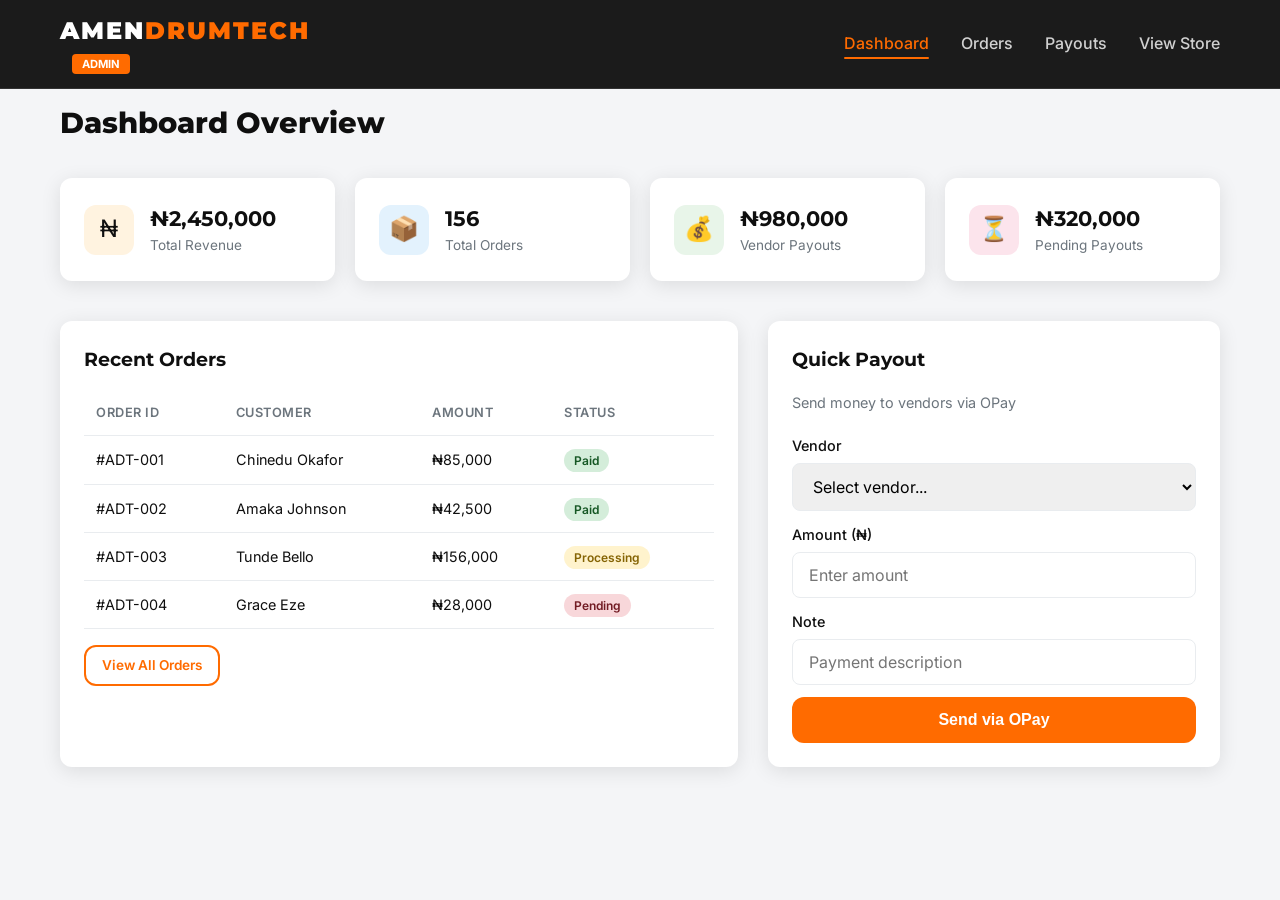
<file: admin/dashboard.html>
<!DOCTYPE html>
<html lang="en">
<head>
    <meta charset="UTF-8">
    <meta name="viewport" content="width=device-width, initial-scale=1.0">
    <title>Admin Dashboard - Amen Drumtech</title>
    <link rel="stylesheet" href="../css/styles.css">
    <link href="https://fonts.googleapis.com/css2?family=Montserrat:wght@400;600;700;900&family=Inter:wght@300;400;500;600&display=swap" rel="stylesheet">
</head>
<body class="admin-body">
    <header class="header admin-header">
        <nav class="nav">
            <div class="nav-brand">
                <h1 class="logo"><a href="../index.html">AMEN<span>DRUMTECH</span></a></h1>
                <span class="admin-badge">Admin</span>
            </div>
            <ul class="nav-links">
                <li><a href="dashboard.html" class="active">Dashboard</a></li>
                <li><a href="orders.html">Orders</a></li>
                <li><a href="payouts.html">Payouts</a></li>
                <li><a href="../index.html">View Store</a></li>
            </ul>
        </nav>
    </header>

    <section class="admin-content">
        <div class="container">
            <h2 class="admin-title">Dashboard Overview</h2>

            <div class="stats-grid">
                <div class="stat-card">
                    <div class="stat-icon revenue">&#8358;</div>
                    <div class="stat-info">
                        <h3 id="total-revenue">&#8358;2,450,000</h3>
                        <p>Total Revenue</p>
                    </div>
                </div>
                <div class="stat-card">
                    <div class="stat-icon orders">&#128230;</div>
                    <div class="stat-info">
                        <h3 id="total-orders">156</h3>
                        <p>Total Orders</p>
                    </div>
                </div>
                <div class="stat-card">
                    <div class="stat-icon payouts">&#128176;</div>
                    <div class="stat-info">
                        <h3 id="total-payouts">&#8358;980,000</h3>
                        <p>Vendor Payouts</p>
                    </div>
                </div>
                <div class="stat-card">
                    <div class="stat-icon pending">&#9203;</div>
                    <div class="stat-info">
                        <h3 id="pending-payouts">&#8358;320,000</h3>
                        <p>Pending Payouts</p>
                    </div>
                </div>
            </div>

            <div class="admin-grid">
                <div class="admin-card">
                    <h3>Recent Orders</h3>
                    <table class="admin-table">
                        <thead>
                            <tr>
                                <th>Order ID</th>
                                <th>Customer</th>
                                <th>Amount</th>
                                <th>Status</th>
                            </tr>
                        </thead>
                        <tbody id="recent-orders">
                            <tr>
                                <td>#ADT-001</td>
                                <td>Chinedu Okafor</td>
                                <td>&#8358;85,000</td>
                                <td><span class="status paid">Paid</span></td>
                            </tr>
                            <tr>
                                <td>#ADT-002</td>
                                <td>Amaka Johnson</td>
                                <td>&#8358;42,500</td>
                                <td><span class="status paid">Paid</span></td>
                            </tr>
                            <tr>
                                <td>#ADT-003</td>
                                <td>Tunde Bello</td>
                                <td>&#8358;156,000</td>
                                <td><span class="status processing">Processing</span></td>
                            </tr>
                            <tr>
                                <td>#ADT-004</td>
                                <td>Grace Eze</td>
                                <td>&#8358;28,000</td>
                                <td><span class="status pending">Pending</span></td>
                            </tr>
                        </tbody>
                    </table>
                    <a href="orders.html" class="btn btn-outline btn-sm">View All Orders</a>
                </div>

                <div class="admin-card">
                    <h3>Quick Payout</h3>
                    <p class="card-desc">Send money to vendors via OPay</p>
                    <div class="quick-payout-form">
                        <div class="form-group">
                            <label>Vendor</label>
                            <select id="quick-vendor">
                                <option value="">Select vendor...</option>
                                <option value="v1">DrumWorks Nigeria - 8012345678</option>
                                <option value="v2">BeatMaker Supplies - 9023456789</option>
                                <option value="v3">Stick & Stone Ltd - 7034567890</option>
                            </select>
                        </div>
                        <div class="form-group">
                            <label>Amount (&#8358;)</label>
                            <input type="number" id="quick-amount" placeholder="Enter amount">
                        </div>
                        <div class="form-group">
                            <label>Note</label>
                            <input type="text" id="quick-note" placeholder="Payment description">
                        </div>
                        <button class="btn btn-primary btn-full" id="quick-payout-btn">
                            Send via OPay
                        </button>
                    </div>
                </div>
            </div>
        </div>
    </section>

    <script src="../js/admin.js"></script>
</body>
</html>
</file>
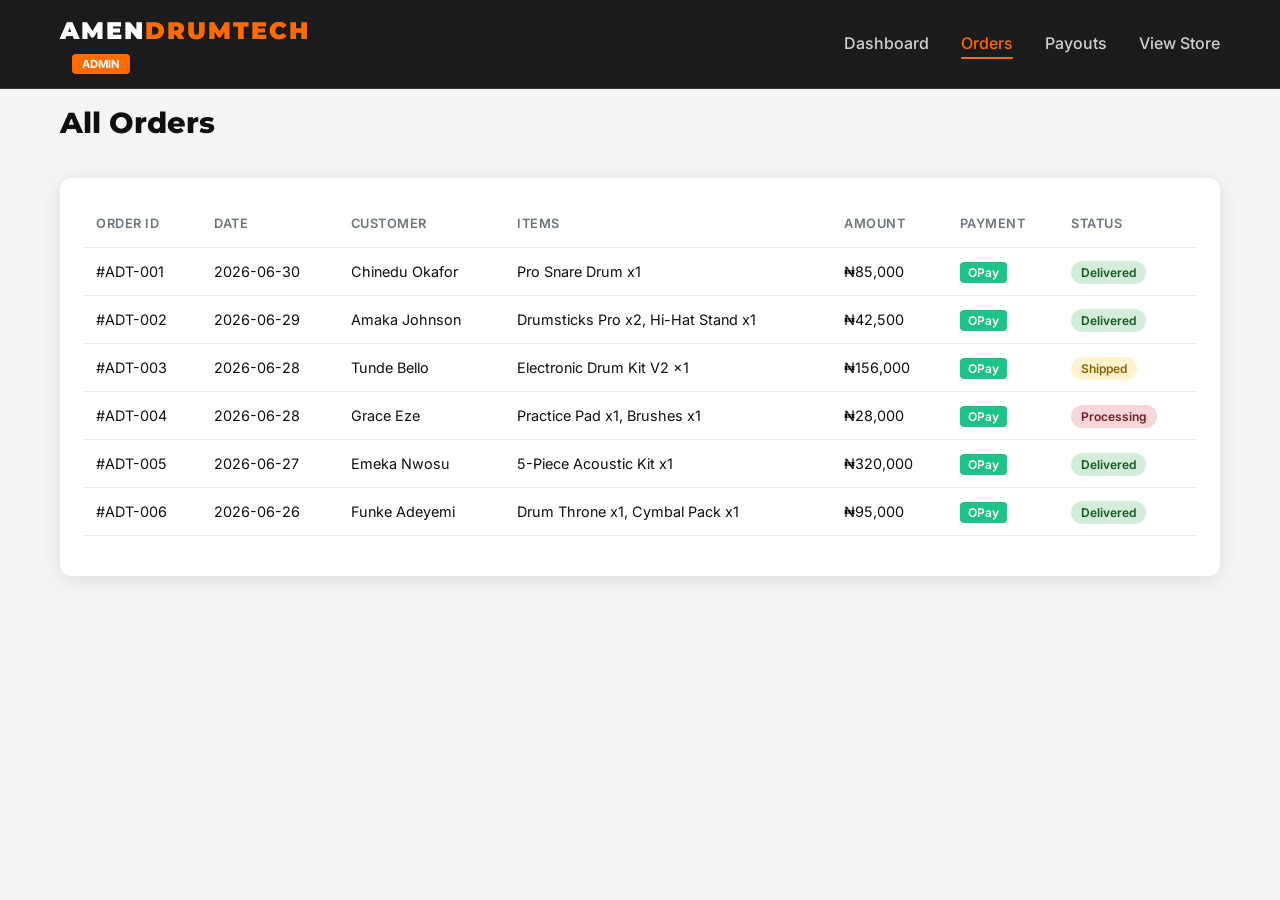
<file: admin/orders.html>
<!DOCTYPE html>
<html lang="en">
<head>
    <meta charset="UTF-8">
    <meta name="viewport" content="width=device-width, initial-scale=1.0">
    <title>Orders - Amen Drumtech Admin</title>
    <link rel="stylesheet" href="../css/styles.css">
    <link href="https://fonts.googleapis.com/css2?family=Montserrat:wght@400;600;700;900&family=Inter:wght@300;400;500;600&display=swap" rel="stylesheet">
</head>
<body class="admin-body">
    <header class="header admin-header">
        <nav class="nav">
            <div class="nav-brand">
                <h1 class="logo"><a href="../index.html">AMEN<span>DRUMTECH</span></a></h1>
                <span class="admin-badge">Admin</span>
            </div>
            <ul class="nav-links">
                <li><a href="dashboard.html">Dashboard</a></li>
                <li><a href="orders.html" class="active">Orders</a></li>
                <li><a href="payouts.html">Payouts</a></li>
                <li><a href="../index.html">View Store</a></li>
            </ul>
        </nav>
    </header>

    <section class="admin-content">
        <div class="container">
            <h2 class="admin-title">All Orders</h2>

            <div class="admin-card">
                <table class="admin-table">
                    <thead>
                        <tr>
                            <th>Order ID</th>
                            <th>Date</th>
                            <th>Customer</th>
                            <th>Items</th>
                            <th>Amount</th>
                            <th>Payment</th>
                            <th>Status</th>
                        </tr>
                    </thead>
                    <tbody id="all-orders">
                        <tr>
                            <td>#ADT-001</td>
                            <td>2026-06-30</td>
                            <td>Chinedu Okafor</td>
                            <td>Pro Snare Drum x1</td>
                            <td>&#8358;85,000</td>
                            <td><span class="badge-opay">OPay</span></td>
                            <td><span class="status paid">Delivered</span></td>
                        </tr>
                        <tr>
                            <td>#ADT-002</td>
                            <td>2026-06-29</td>
                            <td>Amaka Johnson</td>
                            <td>Drumsticks Pro x2, Hi-Hat Stand x1</td>
                            <td>&#8358;42,500</td>
                            <td><span class="badge-opay">OPay</span></td>
                            <td><span class="status paid">Delivered</span></td>
                        </tr>
                        <tr>
                            <td>#ADT-003</td>
                            <td>2026-06-28</td>
                            <td>Tunde Bello</td>
                            <td>Electronic Drum Kit V2 x1</td>
                            <td>&#8358;156,000</td>
                            <td><span class="badge-opay">OPay</span></td>
                            <td><span class="status processing">Shipped</span></td>
                        </tr>
                        <tr>
                            <td>#ADT-004</td>
                            <td>2026-06-28</td>
                            <td>Grace Eze</td>
                            <td>Practice Pad x1, Brushes x1</td>
                            <td>&#8358;28,000</td>
                            <td><span class="badge-opay">OPay</span></td>
                            <td><span class="status pending">Processing</span></td>
                        </tr>
                        <tr>
                            <td>#ADT-005</td>
                            <td>2026-06-27</td>
                            <td>Emeka Nwosu</td>
                            <td>5-Piece Acoustic Kit x1</td>
                            <td>&#8358;320,000</td>
                            <td><span class="badge-opay">OPay</span></td>
                            <td><span class="status paid">Delivered</span></td>
                        </tr>
                        <tr>
                            <td>#ADT-006</td>
                            <td>2026-06-26</td>
                            <td>Funke Adeyemi</td>
                            <td>Drum Throne x1, Cymbal Pack x1</td>
                            <td>&#8358;95,000</td>
                            <td><span class="badge-opay">OPay</span></td>
                            <td><span class="status paid">Delivered</span></td>
                        </tr>
                    </tbody>
                </table>
            </div>
        </div>
    </section>

    <script src="../js/admin.js"></script>
</body>
</html>
</file>
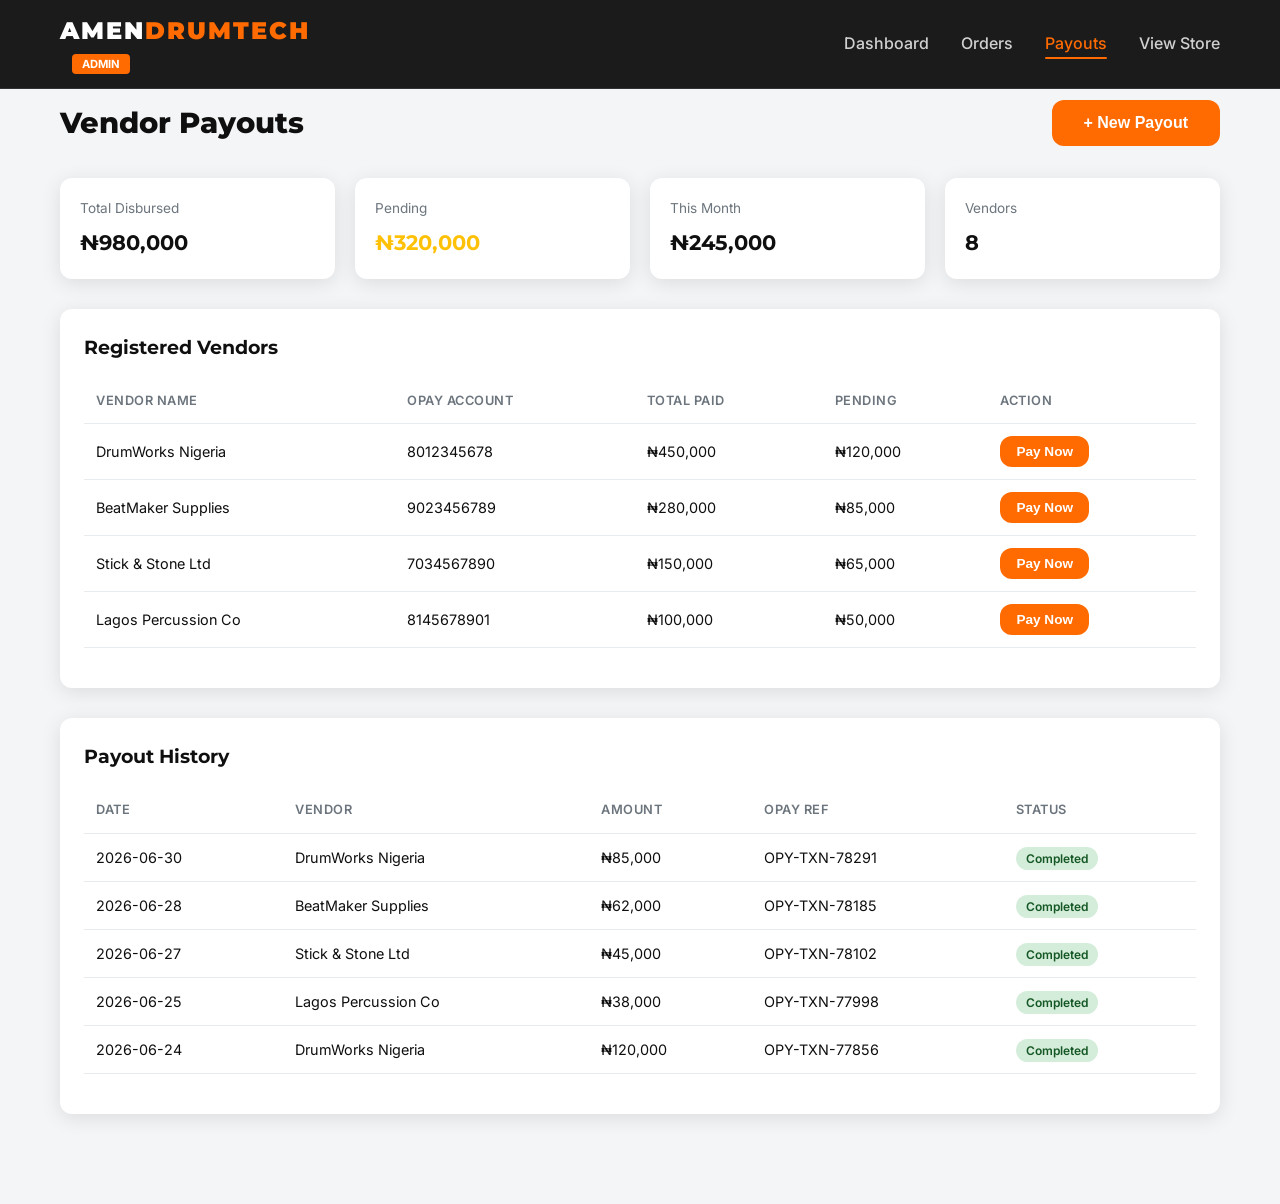
<file: admin/payouts.html>
<!DOCTYPE html>
<html lang="en">
<head>
    <meta charset="UTF-8">
    <meta name="viewport" content="width=device-width, initial-scale=1.0">
    <title>Payouts - Amen Drumtech Admin</title>
    <link rel="stylesheet" href="../css/styles.css">
    <link href="https://fonts.googleapis.com/css2?family=Montserrat:wght@400;600;700;900&family=Inter:wght@300;400;500;600&display=swap" rel="stylesheet">
</head>
<body class="admin-body">
    <header class="header admin-header">
        <nav class="nav">
            <div class="nav-brand">
                <h1 class="logo"><a href="../index.html">AMEN<span>DRUMTECH</span></a></h1>
                <span class="admin-badge">Admin</span>
            </div>
            <ul class="nav-links">
                <li><a href="dashboard.html">Dashboard</a></li>
                <li><a href="orders.html">Orders</a></li>
                <li><a href="payouts.html" class="active">Payouts</a></li>
                <li><a href="../index.html">View Store</a></li>
            </ul>
        </nav>
    </header>

    <section class="admin-content">
        <div class="container">
            <div class="page-title-row">
                <h2 class="admin-title">Vendor Payouts</h2>
                <button class="btn btn-primary" id="new-payout-btn">+ New Payout</button>
            </div>

            <div class="payout-stats">
                <div class="pstat">
                    <span class="pstat-label">Total Disbursed</span>
                    <span class="pstat-value">&#8358;980,000</span>
                </div>
                <div class="pstat">
                    <span class="pstat-label">Pending</span>
                    <span class="pstat-value warning">&#8358;320,000</span>
                </div>
                <div class="pstat">
                    <span class="pstat-label">This Month</span>
                    <span class="pstat-value">&#8358;245,000</span>
                </div>
                <div class="pstat">
                    <span class="pstat-label">Vendors</span>
                    <span class="pstat-value">8</span>
                </div>
            </div>

            <!-- Vendors List -->
            <div class="admin-card">
                <h3>Registered Vendors</h3>
                <table class="admin-table">
                    <thead>
                        <tr>
                            <th>Vendor Name</th>
                            <th>OPay Account</th>
                            <th>Total Paid</th>
                            <th>Pending</th>
                            <th>Action</th>
                        </tr>
                    </thead>
                    <tbody id="vendors-list">
                        <tr>
                            <td>DrumWorks Nigeria</td>
                            <td>8012345678</td>
                            <td>&#8358;450,000</td>
                            <td>&#8358;120,000</td>
                            <td><button class="btn btn-sm btn-primary payout-vendor" data-vendor="v1">Pay Now</button></td>
                        </tr>
                        <tr>
                            <td>BeatMaker Supplies</td>
                            <td>9023456789</td>
                            <td>&#8358;280,000</td>
                            <td>&#8358;85,000</td>
                            <td><button class="btn btn-sm btn-primary payout-vendor" data-vendor="v2">Pay Now</button></td>
                        </tr>
                        <tr>
                            <td>Stick & Stone Ltd</td>
                            <td>7034567890</td>
                            <td>&#8358;150,000</td>
                            <td>&#8358;65,000</td>
                            <td><button class="btn btn-sm btn-primary payout-vendor" data-vendor="v3">Pay Now</button></td>
                        </tr>
                        <tr>
                            <td>Lagos Percussion Co</td>
                            <td>8145678901</td>
                            <td>&#8358;100,000</td>
                            <td>&#8358;50,000</td>
                            <td><button class="btn btn-sm btn-primary payout-vendor" data-vendor="v4">Pay Now</button></td>
                        </tr>
                    </tbody>
                </table>
            </div>

            <!-- Payout History -->
            <div class="admin-card">
                <h3>Payout History</h3>
                <table class="admin-table">
                    <thead>
                        <tr>
                            <th>Date</th>
                            <th>Vendor</th>
                            <th>Amount</th>
                            <th>OPay Ref</th>
                            <th>Status</th>
                        </tr>
                    </thead>
                    <tbody id="payout-history">
                        <tr>
                            <td>2026-06-30</td>
                            <td>DrumWorks Nigeria</td>
                            <td>&#8358;85,000</td>
                            <td>OPY-TXN-78291</td>
                            <td><span class="status paid">Completed</span></td>
                        </tr>
                        <tr>
                            <td>2026-06-28</td>
                            <td>BeatMaker Supplies</td>
                            <td>&#8358;62,000</td>
                            <td>OPY-TXN-78185</td>
                            <td><span class="status paid">Completed</span></td>
                        </tr>
                        <tr>
                            <td>2026-06-27</td>
                            <td>Stick & Stone Ltd</td>
                            <td>&#8358;45,000</td>
                            <td>OPY-TXN-78102</td>
                            <td><span class="status paid">Completed</span></td>
                        </tr>
                        <tr>
                            <td>2026-06-25</td>
                            <td>Lagos Percussion Co</td>
                            <td>&#8358;38,000</td>
                            <td>OPY-TXN-77998</td>
                            <td><span class="status paid">Completed</span></td>
                        </tr>
                        <tr>
                            <td>2026-06-24</td>
                            <td>DrumWorks Nigeria</td>
                            <td>&#8358;120,000</td>
                            <td>OPY-TXN-77856</td>
                            <td><span class="status paid">Completed</span></td>
                        </tr>
                    </tbody>
                </table>
            </div>
        </div>
    </section>

    <!-- Payout Modal -->
    <div class="modal-overlay" id="payout-modal" style="display:none;">
        <div class="modal">
            <div class="modal-header">
                <h3>Send Payout via OPay</h3>
                <button class="modal-close" id="close-payout-modal">&times;</button>
            </div>
            <div class="modal-body">
                <div class="payout-form" id="payout-form">
                    <div class="form-group">
                        <label>Vendor Name</label>
                        <select id="payout-vendor">
                            <option value="">Select vendor...</option>
                            <option value="v1">DrumWorks Nigeria</option>
                            <option value="v2">BeatMaker Supplies</option>
                            <option value="v3">Stick & Stone Ltd</option>
                            <option value="v4">Lagos Percussion Co</option>
                        </select>
                    </div>
                    <div class="form-group">
                        <label>OPay Account Number</label>
                        <input type="text" id="payout-account" placeholder="Auto-filled from vendor" readonly>
                    </div>
                    <div class="form-group">
                        <label>Amount (&#8358;)</label>
                        <input type="number" id="payout-amount" placeholder="Enter payout amount">
                    </div>
                    <div class="form-group">
                        <label>Description</label>
                        <input type="text" id="payout-desc" placeholder="e.g., June drum kit supplies">
                    </div>
                    <div class="form-group">
                        <label>Admin PIN</label>
                        <input type="password" id="payout-pin" placeholder="Enter admin PIN to authorize">
                    </div>
                    <button class="btn btn-primary btn-full" id="send-payout-btn">
                        Authorize & Send Payout
                    </button>
                </div>
                <div class="payment-processing" id="payout-processing" style="display:none;">
                    <div class="spinner"></div>
                    <p>Processing payout via OPay...</p>
                </div>
                <div class="payment-success" id="payout-success" style="display:none;">
                    <div class="success-icon">&#10004;</div>
                    <h3>Payout Sent!</h3>
                    <p>Funds have been disbursed to the vendor's OPay account.</p>
                    <p class="order-ref">Transaction Ref: <span id="payout-ref"></span></p>
                    <button class="btn btn-primary" id="payout-done-btn">Done</button>
                </div>
            </div>
        </div>
    </div>

    <script src="../js/admin.js"></script>
    <script src="../js/payouts.js"></script>
</body>
</html>
</file>
<file: css/styles.css>
/* ===== RESET & BASE ===== */
*, *::before, *::after {
    margin: 0;
    padding: 0;
    box-sizing: border-box;
}

:root {
    --primary: #ff6b00;
    --primary-dark: #e55d00;
    --secondary: #1a1a2e;
    --accent: #16213e;
    --dark: #0f0f0f;
    --light: #f8f9fa;
    --gray: #6c757d;
    --gray-light: #e9ecef;
    --success: #28a745;
    --warning: #ffc107;
    --danger: #dc3545;
    --radius: 12px;
    --shadow: 0 4px 20px rgba(0,0,0,0.1);
    --shadow-lg: 0 10px 40px rgba(0,0,0,0.15);
    --transition: all 0.3s ease;
}

body {
    font-family: 'Inter', sans-serif;
    color: var(--dark);
    background: var(--light);
    line-height: 1.6;
    overflow-x: hidden;
}

a {
    text-decoration: none;
    color: inherit;
}

ul { list-style: none; }

.container {
    max-width: 1200px;
    margin: 0 auto;
    padding: 0 20px;
}

.text-center { text-align: center; }

/* ===== BUTTONS ===== */
.btn {
    display: inline-block;
    padding: 14px 32px;
    border-radius: var(--radius);
    font-weight: 600;
    font-size: 1rem;
    cursor: pointer;
    transition: var(--transition);
    border: none;
    text-align: center;
}

.btn-primary {
    background: var(--primary);
    color: white;
}

.btn-primary:hover {
    background: var(--primary-dark);
    transform: translateY(-2px);
    box-shadow: 0 6px 20px rgba(255, 107, 0, 0.4);
}

.btn-outline {
    background: transparent;
    border: 2px solid var(--primary);
    color: var(--primary);
}

.btn-outline:hover {
    background: var(--primary);
    color: white;
}

.btn-full { width: 100%; }

.btn-sm {
    padding: 8px 16px;
    font-size: 0.85rem;
}

/* ===== HEADER & NAV ===== */
.header {
    position: fixed;
    top: 0;
    left: 0;
    right: 0;
    z-index: 1000;
    background: rgba(15, 15, 15, 0.95);
    backdrop-filter: blur(10px);
    border-bottom: 1px solid rgba(255,255,255,0.1);
}

.nav {
    max-width: 1200px;
    margin: 0 auto;
    padding: 16px 20px;
    display: flex;
    align-items: center;
    justify-content: space-between;
}

.logo {
    font-family: 'Montserrat', sans-serif;
    font-weight: 900;
    font-size: 1.5rem;
    color: white;
    letter-spacing: 2px;
}

.logo span {
    color: var(--primary);
}

.logo a {
    color: white;
}

.logo a span {
    color: var(--primary);
}

.nav-links {
    display: flex;
    gap: 32px;
}

.nav-links a {
    color: rgba(255,255,255,0.8);
    font-weight: 500;
    transition: var(--transition);
    position: relative;
}

.nav-links a:hover,
.nav-links a.active {
    color: var(--primary);
}

.nav-links a.active::after {
    content: '';
    position: absolute;
    bottom: -6px;
    left: 0;
    right: 0;
    height: 2px;
    background: var(--primary);
    border-radius: 2px;
}

.nav-actions {
    display: flex;
    align-items: center;
    gap: 16px;
}

.cart-icon {
    position: relative;
    color: white;
    padding: 8px;
    transition: var(--transition);
}

.cart-icon:hover { color: var(--primary); }

.cart-count {
    position: absolute;
    top: 0;
    right: 0;
    background: var(--primary);
    color: white;
    font-size: 0.7rem;
    width: 18px;
    height: 18px;
    border-radius: 50%;
    display: flex;
    align-items: center;
    justify-content: center;
    font-weight: 700;
}

.btn-admin {
    background: rgba(255,255,255,0.1);
    color: white;
    padding: 8px 16px;
    border-radius: 8px;
    font-size: 0.85rem;
    font-weight: 500;
    transition: var(--transition);
}

.btn-admin:hover {
    background: var(--primary);
}

.mobile-toggle {
    display: none;
    flex-direction: column;
    gap: 5px;
    background: none;
    border: none;
    cursor: pointer;
}

.mobile-toggle span {
    width: 25px;
    height: 2px;
    background: white;
    transition: var(--transition);
}

/* ===== HERO ===== */
.hero {
    min-height: 100vh;
    display: flex;
    align-items: center;
    justify-content: space-between;
    padding: 120px 40px 80px;
    max-width: 1200px;
    margin: 0 auto;
    gap: 60px;
}

.hero-content {
    flex: 1;
}

.hero-title {
    font-family: 'Montserrat', sans-serif;
    font-size: 3.5rem;
    font-weight: 900;
    line-height: 1.1;
    margin-bottom: 24px;
}

.hero-title span {
    color: var(--primary);
}

.hero-subtitle {
    font-size: 1.2rem;
    color: var(--gray);
    margin-bottom: 40px;
    max-width: 500px;
}

.hero-visual {
    flex: 1;
    display: flex;
    justify-content: center;
    align-items: center;
}

.drum-animation {
    position: relative;
    width: 300px;
    height: 300px;
    display: flex;
    align-items: center;
    justify-content: center;
}

.drum-circle {
    position: absolute;
    border: 3px solid var(--primary);
    border-radius: 50%;
    animation: pulse 2s ease-in-out infinite;
}

.drum-circle:nth-child(1) { width: 150px; height: 150px; }
.drum-circle:nth-child(2) { width: 220px; height: 220px; }
.drum-circle:nth-child(3) { width: 290px; height: 290px; }

.delay-1 { animation-delay: 0.4s; }
.delay-2 { animation-delay: 0.8s; }

@keyframes pulse {
    0%, 100% { opacity: 1; transform: scale(1); }
    50% { opacity: 0.3; transform: scale(1.05); }
}

/* ===== FEATURES ===== */
.features {
    padding: 80px 0;
    background: white;
}

.feature-grid {
    display: grid;
    grid-template-columns: repeat(auto-fit, minmax(250px, 1fr));
    gap: 30px;
}

.feature-card {
    text-align: center;
    padding: 40px 24px;
    border-radius: var(--radius);
    transition: var(--transition);
    border: 1px solid var(--gray-light);
}

.feature-card:hover {
    transform: translateY(-5px);
    box-shadow: var(--shadow);
}

.feature-icon {
    font-size: 2.5rem;
    margin-bottom: 16px;
}

.feature-card h3 {
    font-family: 'Montserrat', sans-serif;
    font-weight: 700;
    margin-bottom: 8px;
}

.feature-card p {
    color: var(--gray);
    font-size: 0.95rem;
}

/* ===== PRODUCTS ===== */
.featured-products,
.products-section {
    padding: 80px 0;
}

.section-title {
    font-family: 'Montserrat', sans-serif;
    font-size: 2.2rem;
    font-weight: 800;
    text-align: center;
    margin-bottom: 48px;
}

.product-grid {
    display: grid;
    grid-template-columns: repeat(auto-fill, minmax(280px, 1fr));
    gap: 30px;
    margin-bottom: 48px;
}

.product-card {
    background: white;
    border-radius: var(--radius);
    overflow: hidden;
    box-shadow: var(--shadow);
    transition: var(--transition);
}

.product-card:hover {
    transform: translateY(-5px);
    box-shadow: var(--shadow-lg);
}

.product-image {
    height: 220px;
    background: linear-gradient(135deg, var(--secondary), var(--accent));
    display: flex;
    align-items: center;
    justify-content: center;
    font-size: 4rem;
    position: relative;
    overflow: hidden;
}

.product-image::after {
    content: '';
    position: absolute;
    top: 0;
    left: 0;
    right: 0;
    bottom: 0;
    background: linear-gradient(to bottom, transparent 60%, rgba(0,0,0,0.3));
}

.product-badge {
    position: absolute;
    top: 12px;
    left: 12px;
    background: var(--primary);
    color: white;
    padding: 4px 10px;
    border-radius: 20px;
    font-size: 0.75rem;
    font-weight: 600;
    z-index: 1;
}

.product-info {
    padding: 20px;
}

.product-info h3 {
    font-family: 'Montserrat', sans-serif;
    font-weight: 700;
    font-size: 1.1rem;
    margin-bottom: 8px;
}

.product-info .category {
    color: var(--gray);
    font-size: 0.85rem;
    margin-bottom: 12px;
}

.product-price {
    display: flex;
    align-items: center;
    justify-content: space-between;
}

.price {
    font-family: 'Montserrat', sans-serif;
    font-weight: 700;
    font-size: 1.3rem;
    color: var(--primary);
}

.btn-add-cart {
    background: var(--primary);
    color: white;
    border: none;
    padding: 10px 20px;
    border-radius: 8px;
    font-weight: 600;
    cursor: pointer;
    transition: var(--transition);
    font-size: 0.85rem;
}

.btn-add-cart:hover {
    background: var(--primary-dark);
    transform: scale(1.05);
}

/* ===== FILTERS ===== */
.products-filter {
    display: flex;
    justify-content: center;
    gap: 12px;
    margin-bottom: 40px;
    flex-wrap: wrap;
}

.filter-btn {
    padding: 10px 24px;
    border: 2px solid var(--gray-light);
    background: white;
    border-radius: 30px;
    font-weight: 500;
    cursor: pointer;
    transition: var(--transition);
}

.filter-btn.active,
.filter-btn:hover {
    border-color: var(--primary);
    background: var(--primary);
    color: white;
}

/* ===== CTA ===== */
.cta-section {
    background: linear-gradient(135deg, var(--secondary), var(--accent));
    padding: 80px 0;
    text-align: center;
    color: white;
}

.cta-section h2 {
    font-family: 'Montserrat', sans-serif;
    font-size: 2.5rem;
    font-weight: 800;
    margin-bottom: 16px;
}

.cta-section p {
    font-size: 1.1rem;
    opacity: 0.8;
    margin-bottom: 32px;
}

/* ===== PAGE HEADER ===== */
.page-header {
    background: var(--secondary);
    padding: 120px 20px 60px;
    text-align: center;
    color: white;
}

.page-header h2 {
    font-family: 'Montserrat', sans-serif;
    font-size: 2.5rem;
    font-weight: 800;
}

.page-header p {
    opacity: 0.7;
    margin-top: 8px;
}

/* ===== CART ===== */
.cart-section {
    padding: 60px 0;
}

.cart-layout {
    display: grid;
    grid-template-columns: 1fr 380px;
    gap: 40px;
    align-items: start;
}

.cart-items {
    background: white;
    border-radius: var(--radius);
    padding: 24px;
    box-shadow: var(--shadow);
}

.cart-item {
    display: flex;
    align-items: center;
    gap: 20px;
    padding: 20px 0;
    border-bottom: 1px solid var(--gray-light);
}

.cart-item:last-child { border-bottom: none; }

.cart-item-image {
    width: 80px;
    height: 80px;
    background: linear-gradient(135deg, var(--secondary), var(--accent));
    border-radius: 10px;
    display: flex;
    align-items: center;
    justify-content: center;
    font-size: 2rem;
    flex-shrink: 0;
}

.cart-item-info {
    flex: 1;
}

.cart-item-info h4 {
    font-family: 'Montserrat', sans-serif;
    font-weight: 700;
    margin-bottom: 4px;
}

.cart-item-info .item-price {
    color: var(--primary);
    font-weight: 600;
}

.cart-item-qty {
    display: flex;
    align-items: center;
    gap: 12px;
}

.qty-btn {
    width: 32px;
    height: 32px;
    border: 1px solid var(--gray-light);
    background: white;
    border-radius: 8px;
    cursor: pointer;
    font-weight: 700;
    font-size: 1.1rem;
    transition: var(--transition);
}

.qty-btn:hover {
    border-color: var(--primary);
    color: var(--primary);
}

.cart-item-remove {
    background: none;
    border: none;
    color: var(--danger);
    cursor: pointer;
    font-size: 1.2rem;
    padding: 8px;
    transition: var(--transition);
}

.cart-item-remove:hover { transform: scale(1.2); }

.empty-cart {
    text-align: center;
    padding: 60px 20px;
}

.empty-cart p {
    font-size: 1.2rem;
    color: var(--gray);
    margin-bottom: 24px;
}

.cart-summary {
    background: white;
    border-radius: var(--radius);
    padding: 30px;
    box-shadow: var(--shadow);
    position: sticky;
    top: 100px;
}

.cart-summary h3 {
    font-family: 'Montserrat', sans-serif;
    font-weight: 700;
    margin-bottom: 24px;
    font-size: 1.2rem;
}

.summary-row {
    display: flex;
    justify-content: space-between;
    margin-bottom: 16px;
    font-size: 1rem;
}

.summary-row.total {
    border-top: 2px solid var(--gray-light);
    padding-top: 16px;
    margin-top: 16px;
    font-weight: 700;
    font-size: 1.2rem;
}

.secure-text {
    text-align: center;
    font-size: 0.8rem;
    color: var(--gray);
    margin-top: 12px;
}

/* ===== MODAL ===== */
.modal-overlay {
    position: fixed;
    top: 0;
    left: 0;
    right: 0;
    bottom: 0;
    background: rgba(0,0,0,0.6);
    backdrop-filter: blur(4px);
    z-index: 2000;
    display: flex;
    align-items: center;
    justify-content: center;
    padding: 20px;
}

.modal {
    background: white;
    border-radius: var(--radius);
    width: 100%;
    max-width: 480px;
    max-height: 90vh;
    overflow-y: auto;
    box-shadow: var(--shadow-lg);
}

.modal-header {
    display: flex;
    justify-content: space-between;
    align-items: center;
    padding: 24px 24px 0;
}

.modal-header h3 {
    font-family: 'Montserrat', sans-serif;
    font-weight: 700;
}

.modal-close {
    background: none;
    border: none;
    font-size: 1.8rem;
    cursor: pointer;
    color: var(--gray);
    transition: var(--transition);
}

.modal-close:hover { color: var(--dark); }

.modal-body {
    padding: 24px;
}

/* ===== FORMS ===== */
.form-group {
    margin-bottom: 16px;
}

.form-group label {
    display: block;
    font-weight: 500;
    margin-bottom: 6px;
    font-size: 0.9rem;
}

.form-group input,
.form-group textarea,
.form-group select {
    width: 100%;
    padding: 12px 16px;
    border: 1px solid var(--gray-light);
    border-radius: 8px;
    font-size: 1rem;
    font-family: inherit;
    transition: var(--transition);
}

.form-group input:focus,
.form-group textarea:focus,
.form-group select:focus {
    outline: none;
    border-color: var(--primary);
    box-shadow: 0 0 0 3px rgba(255, 107, 0, 0.1);
}

.form-group textarea { resize: vertical; min-height: 80px; }

.payment-total {
    display: flex;
    justify-content: space-between;
    align-items: center;
    font-size: 1.3rem;
    font-weight: 700;
    padding: 16px 0;
    margin-bottom: 16px;
    border-top: 2px solid var(--gray-light);
}

.payment-methods {
    text-align: center;
    margin-top: 16px;
    font-size: 0.85rem;
    color: var(--gray);
}

.spinner {
    width: 48px;
    height: 48px;
    border: 4px solid var(--gray-light);
    border-top-color: var(--primary);
    border-radius: 50%;
    animation: spin 1s linear infinite;
    margin: 40px auto 20px;
}

@keyframes spin {
    to { transform: rotate(360deg); }
}

.payment-processing,
.payment-success {
    text-align: center;
    padding: 20px;
}

.success-icon {
    width: 64px;
    height: 64px;
    background: var(--success);
    color: white;
    border-radius: 50%;
    display: flex;
    align-items: center;
    justify-content: center;
    font-size: 2rem;
    margin: 0 auto 16px;
}

.order-ref {
    background: var(--gray-light);
    padding: 8px 16px;
    border-radius: 8px;
    font-size: 0.9rem;
    margin: 16px 0;
    display: inline-block;
}

/* ===== FOOTER ===== */
.footer {
    background: var(--dark);
    color: white;
    padding: 60px 0 24px;
}

.footer-grid {
    display: grid;
    grid-template-columns: 2fr 1fr 1fr 1.5fr;
    gap: 40px;
    margin-bottom: 40px;
}

.footer-brand p {
    color: rgba(255,255,255,0.6);
    margin-top: 12px;
}

.footer-links h4,
.footer-contact h4 {
    font-weight: 600;
    margin-bottom: 16px;
    color: var(--primary);
}

.footer-links li { margin-bottom: 10px; }

.footer-links a {
    color: rgba(255,255,255,0.6);
    transition: var(--transition);
}

.footer-links a:hover { color: var(--primary); }

.footer-contact p {
    color: rgba(255,255,255,0.6);
    margin-bottom: 8px;
}

.footer-bottom {
    border-top: 1px solid rgba(255,255,255,0.1);
    padding-top: 24px;
    display: flex;
    justify-content: space-between;
    align-items: center;
    flex-wrap: wrap;
    gap: 16px;
}

.footer-bottom p { color: rgba(255,255,255,0.5); font-size: 0.9rem; }

.payment-badges {
    display: flex;
    gap: 8px;
}

.badge {
    background: rgba(255,255,255,0.1);
    padding: 6px 12px;
    border-radius: 6px;
    font-size: 0.8rem;
    color: rgba(255,255,255,0.7);
}

/* ===== ADMIN ===== */
.admin-body { background: #f4f5f7; }

.admin-header .nav { padding: 12px 20px; }

.admin-badge {
    background: var(--primary);
    color: white;
    padding: 3px 10px;
    border-radius: 4px;
    font-size: 0.7rem;
    font-weight: 700;
    margin-left: 12px;
    text-transform: uppercase;
}

.admin-content {
    padding: 100px 0 60px;
}

.admin-title {
    font-family: 'Montserrat', sans-serif;
    font-size: 1.8rem;
    font-weight: 800;
    margin-bottom: 32px;
}

.page-title-row {
    display: flex;
    justify-content: space-between;
    align-items: center;
    margin-bottom: 32px;
}

.page-title-row .admin-title { margin-bottom: 0; }

.stats-grid {
    display: grid;
    grid-template-columns: repeat(auto-fit, minmax(220px, 1fr));
    gap: 20px;
    margin-bottom: 40px;
}

.stat-card {
    background: white;
    border-radius: var(--radius);
    padding: 24px;
    display: flex;
    align-items: center;
    gap: 16px;
    box-shadow: var(--shadow);
}

.stat-icon {
    width: 50px;
    height: 50px;
    border-radius: 12px;
    display: flex;
    align-items: center;
    justify-content: center;
    font-size: 1.5rem;
}

.stat-icon.revenue { background: #fff3e0; }
.stat-icon.orders { background: #e3f2fd; }
.stat-icon.payouts { background: #e8f5e9; }
.stat-icon.pending { background: #fce4ec; }

.stat-info h3 {
    font-family: 'Montserrat', sans-serif;
    font-weight: 700;
    font-size: 1.3rem;
}

.stat-info p {
    color: var(--gray);
    font-size: 0.85rem;
}

.admin-grid {
    display: grid;
    grid-template-columns: 1.5fr 1fr;
    gap: 30px;
}

.admin-card {
    background: white;
    border-radius: var(--radius);
    padding: 24px;
    box-shadow: var(--shadow);
    margin-bottom: 30px;
}

.admin-card h3 {
    font-family: 'Montserrat', sans-serif;
    font-weight: 700;
    margin-bottom: 16px;
}

.card-desc {
    color: var(--gray);
    font-size: 0.9rem;
    margin-bottom: 20px;
}

.admin-table {
    width: 100%;
    border-collapse: collapse;
    margin-bottom: 16px;
}

.admin-table th,
.admin-table td {
    padding: 12px;
    text-align: left;
    border-bottom: 1px solid var(--gray-light);
    font-size: 0.9rem;
}

.admin-table th {
    font-weight: 600;
    color: var(--gray);
    font-size: 0.8rem;
    text-transform: uppercase;
    letter-spacing: 0.5px;
}

.status {
    padding: 4px 10px;
    border-radius: 20px;
    font-size: 0.75rem;
    font-weight: 600;
}

.status.paid { background: #d4edda; color: #155724; }
.status.processing { background: #fff3cd; color: #856404; }
.status.pending { background: #f8d7da; color: #721c24; }

.badge-opay {
    background: #1dc286;
    color: white;
    padding: 3px 8px;
    border-radius: 4px;
    font-size: 0.75rem;
    font-weight: 600;
}

/* ===== PAYOUTS ===== */
.payout-stats {
    display: grid;
    grid-template-columns: repeat(auto-fit, minmax(200px, 1fr));
    gap: 20px;
    margin-bottom: 30px;
}

.pstat {
    background: white;
    border-radius: var(--radius);
    padding: 20px;
    box-shadow: var(--shadow);
}

.pstat-label {
    display: block;
    font-size: 0.85rem;
    color: var(--gray);
    margin-bottom: 6px;
}

.pstat-value {
    font-family: 'Montserrat', sans-serif;
    font-weight: 700;
    font-size: 1.3rem;
}

.pstat-value.warning { color: var(--warning); }

.quick-payout-form .form-group { margin-bottom: 12px; }

/* ===== ABOUT & CONTACT ===== */
.about-section,
.contact-section {
    padding: 60px 0;
}

.about-grid {
    display: grid;
    grid-template-columns: 1fr 1fr;
    gap: 60px;
    align-items: center;
}

.about-text h3 {
    font-family: 'Montserrat', sans-serif;
    font-weight: 700;
    font-size: 1.5rem;
    margin-bottom: 16px;
}

.about-text p {
    color: var(--gray);
    margin-bottom: 12px;
}

.contact-grid {
    display: grid;
    grid-template-columns: 1fr 1fr;
    gap: 40px;
}

.contact-form {
    background: white;
    padding: 30px;
    border-radius: var(--radius);
    box-shadow: var(--shadow);
}

.contact-info-card {
    background: var(--secondary);
    color: white;
    padding: 30px;
    border-radius: var(--radius);
}

.contact-info-card h3 {
    font-family: 'Montserrat', sans-serif;
    margin-bottom: 24px;
}

.contact-info-item {
    margin-bottom: 20px;
}

.contact-info-item h4 {
    color: var(--primary);
    font-size: 0.9rem;
    margin-bottom: 4px;
}

.contact-info-item p {
    color: rgba(255,255,255,0.7);
}

/* ===== REPAIR SERVICES ===== */
.repair-services {
    padding: 80px 0;
}

.services-grid {
    display: grid;
    grid-template-columns: repeat(auto-fill, minmax(280px, 1fr));
    gap: 24px;
}

.service-card {
    background: white;
    border-radius: var(--radius);
    padding: 30px;
    box-shadow: var(--shadow);
    transition: var(--transition);
    border: 1px solid var(--gray-light);
}

.service-card:hover {
    transform: translateY(-5px);
    box-shadow: var(--shadow-lg);
    border-color: var(--primary);
}

.service-icon {
    font-size: 2.5rem;
    margin-bottom: 16px;
}

.service-card h3 {
    font-family: 'Montserrat', sans-serif;
    font-weight: 700;
    font-size: 1.1rem;
    margin-bottom: 10px;
}

.service-card p {
    color: var(--gray);
    font-size: 0.9rem;
    margin-bottom: 16px;
    line-height: 1.5;
}

.service-price {
    display: flex;
    justify-content: space-between;
    align-items: center;
    margin-bottom: 16px;
    padding-top: 12px;
    border-top: 1px solid var(--gray-light);
}

.service-price .price {
    font-size: 1.1rem;
}

.service-time {
    background: var(--gray-light);
    padding: 4px 10px;
    border-radius: 20px;
    font-size: 0.8rem;
    color: var(--gray);
    font-weight: 500;
}

/* Repair Process */
.repair-process {
    padding: 80px 0;
    background: white;
}

.process-grid {
    display: grid;
    grid-template-columns: repeat(auto-fit, minmax(220px, 1fr));
    gap: 30px;
}

.process-step {
    text-align: center;
    padding: 30px 20px;
    position: relative;
}

.step-number {
    width: 50px;
    height: 50px;
    background: var(--primary);
    color: white;
    border-radius: 50%;
    display: flex;
    align-items: center;
    justify-content: center;
    font-family: 'Montserrat', sans-serif;
    font-weight: 700;
    font-size: 1.3rem;
    margin: 0 auto 16px;
}

.process-step h3 {
    font-family: 'Montserrat', sans-serif;
    font-weight: 700;
    margin-bottom: 8px;
}

.process-step p {
    color: var(--gray);
    font-size: 0.9rem;
}

/* Repair Tracking */
.repair-tracking {
    padding: 80px 0;
    background: linear-gradient(135deg, var(--secondary), var(--accent));
}

.tracking-card {
    max-width: 600px;
    margin: 0 auto;
    text-align: center;
    color: white;
}

.tracking-card h2 {
    font-family: 'Montserrat', sans-serif;
    font-weight: 800;
    font-size: 2rem;
    margin-bottom: 8px;
}

.tracking-card > p {
    opacity: 0.7;
    margin-bottom: 30px;
}

.tracking-form {
    display: flex;
    gap: 12px;
    margin-bottom: 24px;
}

.tracking-form input {
    flex: 1;
    padding: 14px 20px;
    border: none;
    border-radius: var(--radius);
    font-size: 1rem;
    font-family: inherit;
}

.tracking-form input:focus {
    outline: 2px solid var(--primary);
}

.tracking-result {
    background: white;
    color: var(--dark);
    border-radius: var(--radius);
    padding: 24px;
    text-align: left;
}

.tracking-status {
    display: flex;
    align-items: center;
    gap: 10px;
    margin-bottom: 16px;
    font-weight: 600;
    font-size: 1.1rem;
}

.status-dot {
    width: 12px;
    height: 12px;
    border-radius: 50%;
    background: var(--success);
}

.status-not-found .status-dot {
    background: var(--danger);
}

.tracking-details p {
    margin-bottom: 8px;
    font-size: 0.95rem;
    color: var(--gray);
}

.tracking-details strong {
    color: var(--dark);
}

/* Booking Modal Extras */
.selected-service {
    display: flex;
    justify-content: space-between;
    align-items: center;
    background: var(--gray-light);
    padding: 14px 18px;
    border-radius: 8px;
    margin-bottom: 20px;
    font-weight: 600;
}

.selected-service span:last-child {
    color: var(--primary);
    font-family: 'Montserrat', sans-serif;
    font-weight: 700;
}

.summary-details {
    background: var(--gray-light);
    padding: 16px;
    border-radius: 8px;
    margin-top: 16px;
}

.summary-details p {
    margin-bottom: 8px;
    font-size: 0.9rem;
}

.summary-details p:last-child {
    margin-bottom: 0;
}

/* ===== RESPONSIVE ===== */
@media (max-width: 768px) {
    .mobile-toggle { display: flex; }

    .nav-links {
        display: none;
        position: absolute;
        top: 100%;
        left: 0;
        right: 0;
        background: var(--dark);
        flex-direction: column;
        padding: 20px;
        gap: 16px;
    }

    .nav-links.active { display: flex; }

    .hero {
        flex-direction: column;
        text-align: center;
        padding: 120px 20px 60px;
    }

    .hero-title { font-size: 2.5rem; }
    .hero-subtitle { margin: 0 auto 32px; }

    .cart-layout {
        grid-template-columns: 1fr;
    }

    .footer-grid {
        grid-template-columns: 1fr 1fr;
    }

    .admin-grid {
        grid-template-columns: 1fr;
    }

    .about-grid,
    .contact-grid {
        grid-template-columns: 1fr;
    }

    .stats-grid {
        grid-template-columns: 1fr 1fr;
    }
}

@media (max-width: 480px) {
    .hero-title { font-size: 2rem; }

    .product-grid {
        grid-template-columns: 1fr;
    }

    .stats-grid {
        grid-template-columns: 1fr;
    }

    .footer-grid {
        grid-template-columns: 1fr;
    }

    .footer-bottom {
        flex-direction: column;
        text-align: center;
    }
}
</file>
